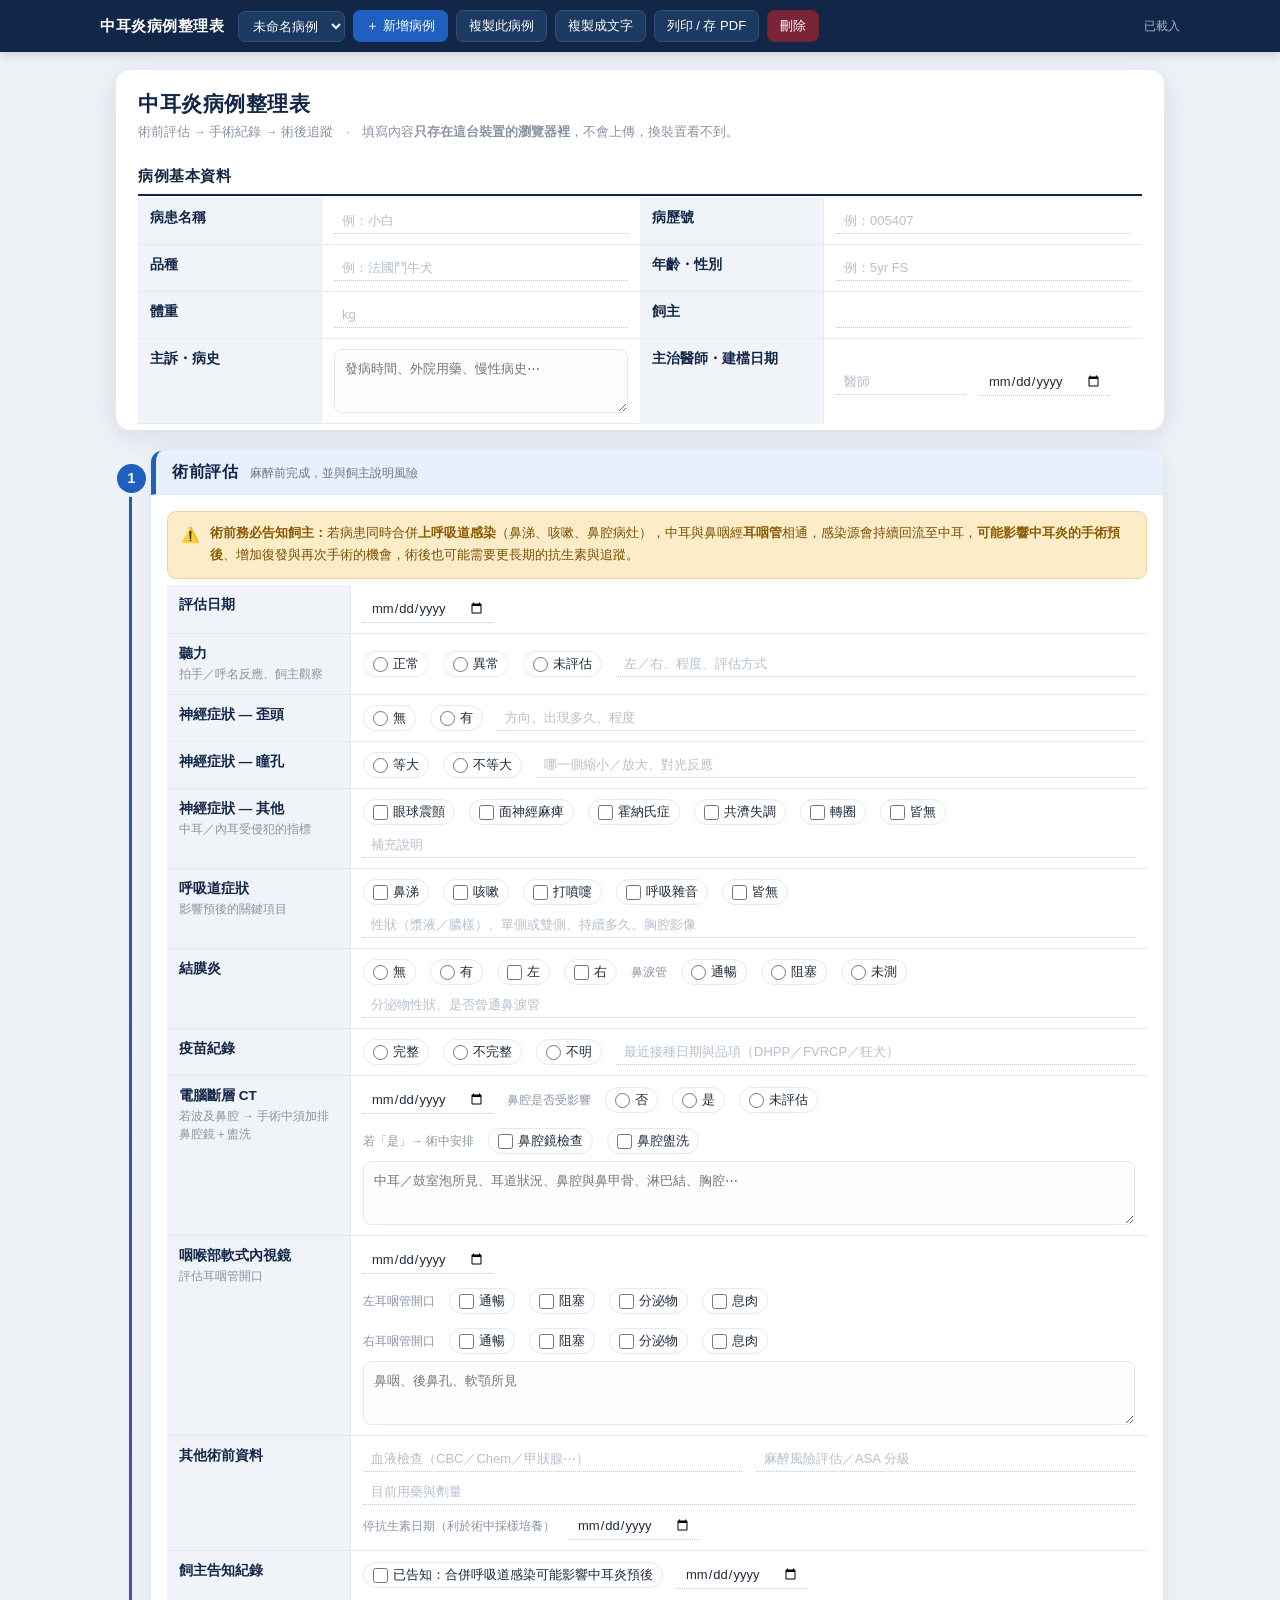
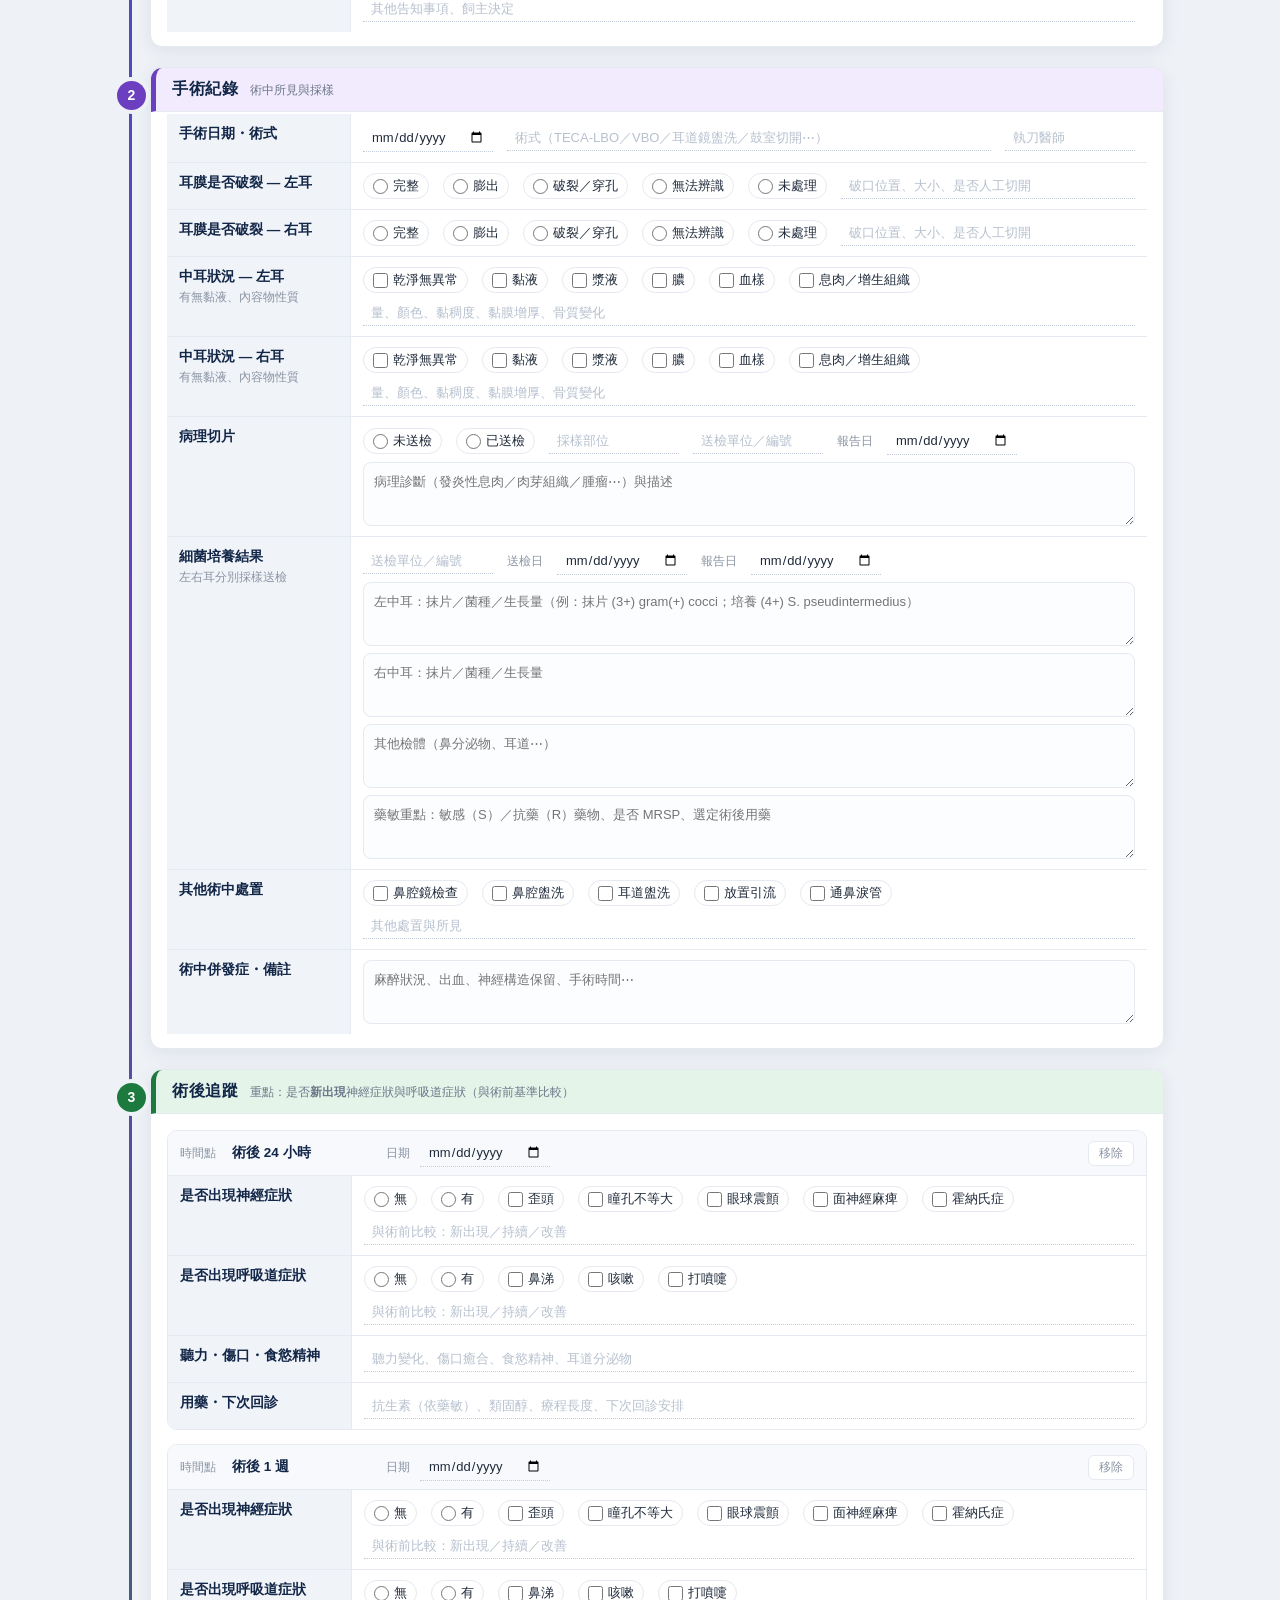
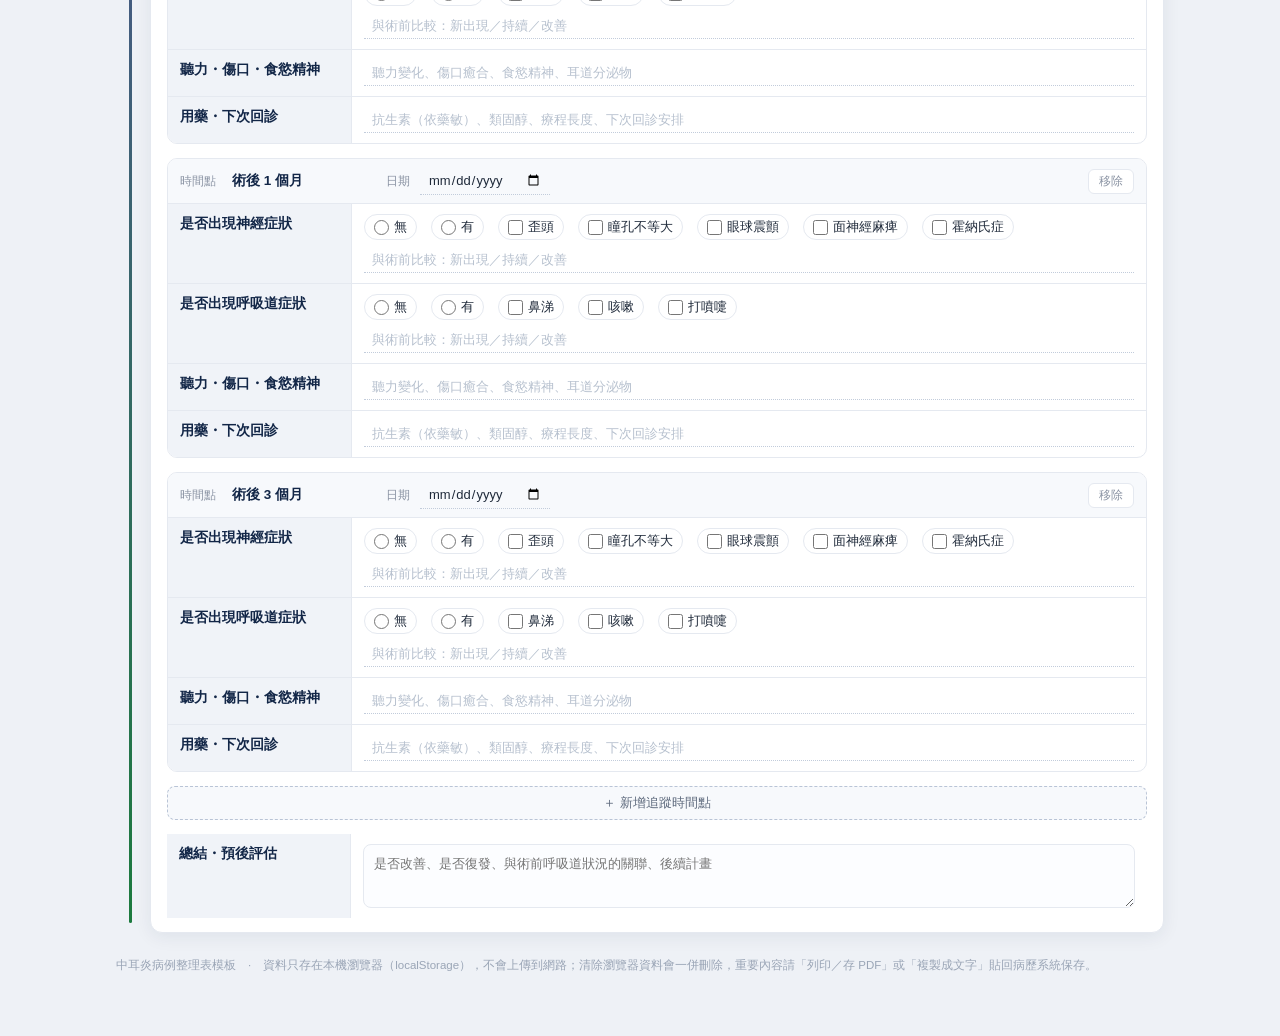
<file: otitis-media-template.html>
<!DOCTYPE html>
<html lang="zh-Hant">
<head>
<meta charset="UTF-8">
<meta name="viewport" content="width=device-width, initial-scale=1.0">
<meta name="robots" content="noindex, nofollow, noarchive">
<title>中耳炎病例整理表（術前・手術・術後）</title>
<style>
  :root{
    --navy:#122647;--line:#e5e9f0;--label-bg:#f0f3f8;--zebra:#f7f9fc;
    --ink:#1f2a3a;--muted:#8a93a3;
    --red-bg:#fde2e4;--red-tx:#b3243b;
    --amber-bg:#fdecc8;--amber-tx:#8a5a00;
    --green-bg:#d7f0dd;--green-tx:#1c7a3e;
    --purple-bg:#ece3fb;--purple-tx:#6b3fc0;
    --blue-bg:#dbeafe;--blue-tx:#1e5fbf;
  }
  *{box-sizing:border-box;}
  body{margin:0;padding:0 0 60px;background:#eef1f6;color:var(--ink);
    font-family:"Noto Sans TC","PingFang TC","Microsoft JhengHei",-apple-system,BlinkMacSystemFont,"Segoe UI",sans-serif;
    -webkit-font-smoothing:antialiased;}
  .wrap{max-width:1080px;margin:0 auto;padding:0 16px;}

  /* 工具列 */
  .bar{position:sticky;top:0;z-index:20;background:var(--navy);color:#fff;
    padding:10px 16px;box-shadow:0 2px 10px rgba(18,38,71,.18);}
  .bar-in{max-width:1080px;margin:0 auto;display:flex;gap:8px;align-items:center;flex-wrap:wrap;}
  .bar .ttl{font-size:15px;font-weight:700;letter-spacing:.5px;margin-right:6px;}
  .bar select{font:inherit;font-size:13px;padding:6px 10px;border-radius:7px;border:1px solid #33507d;
    background:#1d3a63;color:#fff;max-width:230px;}
  .btn{font:inherit;font-size:13px;padding:6px 12px;border-radius:7px;cursor:pointer;
    border:1px solid #33507d;background:#1d3a63;color:#fff;}
  .btn:hover{background:#28497a;}
  .btn.hi{background:#1e5fbf;border-color:#1e5fbf;}
  .btn.hi:hover{background:#2a6fd6;}
  .btn.dg{border-color:#6b2233;background:#7a2438;}
  .saved{font-size:12px;color:#a9b7cf;margin-left:auto;}

  /* 標題 */
  .head{background:#fff;border-radius:14px;margin-top:18px;padding:20px 22px 6px;
    box-shadow:0 6px 28px rgba(18,38,71,.10);}
  .head h1{margin:0 0 4px;font-size:21px;color:var(--navy);letter-spacing:.5px;}
  .head .sub{font-size:12.5px;color:var(--muted);line-height:1.7;margin-bottom:14px;}

  /* 區塊 */
  .sec{margin-top:0;}
  .sec-title{font-size:15px;font-weight:700;color:var(--navy);letter-spacing:.5px;
    padding:10px 0 8px;border-bottom:2px solid var(--navy);margin-bottom:2px;}
  .f-row{display:grid;grid-template-columns:184px 1fr;gap:0;border-bottom:1px solid var(--line);}
  .f-row:last-child{border-bottom:none;}
  .f-lab{background:var(--label-bg);padding:11px 12px;font-size:13.5px;font-weight:700;
    color:var(--navy);border-right:1px solid var(--line);}
  .f-hint{display:block;font-weight:400;color:var(--muted);font-size:11.5px;line-height:1.5;margin-top:3px;}
  .f-val{padding:10px 12px;display:flex;flex-wrap:wrap;gap:7px 14px;align-items:center;}
  .f-val .br{flex-basis:100%;height:0;}
  .grid2{display:grid;grid-template-columns:1fr 1fr;}
  .grid2 .f-row:nth-last-child(2){border-bottom:1px solid var(--line);}

  /* 表單元件 */
  label.ck{display:inline-flex;align-items:center;gap:5px;font-size:13px;cursor:pointer;
    padding:3px 9px;border:1px solid var(--line);border-radius:20px;background:#fff;
    -webkit-user-select:none;user-select:none;}
  label.ck:hover{border-color:#b9c4d6;}
  label.ck input{margin:0;accent-color:#1e5fbf;width:15px;height:15px;}
  label.ck.okck input{accent-color:#1c7a3e;}
  label.ck.warnck input{accent-color:#8a5a00;}
  label.ck.badck input{accent-color:#b3243b;}
  label.ck:has(input:checked){background:var(--blue-bg);border-color:#9dc0f2;color:#154a99;font-weight:600;}
  label.ck.warnck:has(input:checked){background:var(--amber-bg);border-color:#e6c37a;color:var(--amber-tx);}
  label.ck.okck:has(input:checked){background:var(--green-bg);border-color:#a8d9b8;color:var(--green-tx);}
  label.ck.badck:has(input:checked){background:var(--red-bg);border-color:#f0b3bd;color:var(--red-tx);}
  .ti{font:inherit;font-size:13px;padding:5px 8px;border:none;border-bottom:1.5px dotted #c2ccdb;
    background:transparent;color:var(--ink);min-width:120px;flex:1 1 160px;}
  .ti:focus{outline:none;border-bottom:1.5px solid #1e5fbf;background:#f6faff;}
  .ti.w{flex:1 1 100%;}
  .ti.s{flex:0 0 130px;min-width:120px;}
  .ti::placeholder{color:#b6c0ce;}
  textarea.ta{font:inherit;font-size:13px;line-height:1.7;width:100%;min-height:64px;padding:8px 10px;
    border:1px solid var(--line);border-radius:8px;background:#fcfdff;resize:vertical;color:var(--ink);}
  textarea.ta:focus{outline:none;border-color:#1e5fbf;background:#f6faff;}
  .tag{font-size:11.5px;color:var(--muted);}

  /* 時間軸 */
  .rail{position:relative;margin:20px 0 0;padding-left:34px;}
  .rail:before{content:"";position:absolute;left:13px;top:10px;bottom:10px;width:3px;
    background:linear-gradient(#1e5fbf,#6b3fc0 50%,#1c7a3e);border-radius:2px;}
  .stage{position:relative;margin-bottom:20px;border:1px solid var(--line);border-radius:12px;background:#fff;
    box-shadow:0 4px 18px rgba(18,38,71,.07);}
  .stage .node{position:absolute;left:-34px;top:13px;width:29px;height:29px;border-radius:50%;
    color:#fff;font-size:14px;font-weight:700;line-height:29px;text-align:center;box-shadow:0 0 0 4px #eef1f6;}
  .s-pre  .node{background:#1e5fbf;} .s-pre  .stage-hd{background:#e8f0fe;border-left:5px solid #1e5fbf;}
  .s-op   .node{background:#6b3fc0;} .s-op   .stage-hd{background:#f1ebfd;border-left:5px solid #6b3fc0;}
  .s-post .node{background:#1c7a3e;} .s-post .stage-hd{background:#e4f4e9;border-left:5px solid #1c7a3e;}
  .stage-hd{border-radius:11px 11px 0 0;padding:11px 16px;display:flex;align-items:baseline;
    gap:12px;flex-wrap:wrap;border-bottom:1px solid var(--line);}
  .stage-tag{font-size:16px;font-weight:700;color:var(--navy);letter-spacing:.5px;}
  .stage-note{font-size:12px;color:#6b7688;}
  .stage-bd{padding:2px 16px 14px;}

  .warn{display:flex;gap:10px;align-items:flex-start;margin:14px 0 6px;padding:11px 13px;
    background:var(--amber-bg);border:1px solid #f0d59a;border-radius:9px;
    font-size:12.5px;line-height:1.75;color:#7a4f00;}
  .warn .ic{font-size:15px;line-height:1.6;}
  .warn b{color:var(--amber-tx);}

  /* 術後追蹤區塊 */
  .fup{border:1px solid var(--line);border-radius:10px;margin:14px 0;overflow:hidden;}
  .fup-hd{background:var(--zebra);padding:8px 12px;display:flex;align-items:center;gap:10px;
    border-bottom:1px solid var(--line);}
  .fup-hd .tp{font:inherit;font-size:13.5px;font-weight:700;color:var(--navy);border:none;
    background:transparent;padding:3px 6px;border-radius:6px;width:150px;}
  .fup-hd .tp:focus{outline:none;background:#fff;box-shadow:0 0 0 2px #9dc0f2;}
  .fup-hd .rm{margin-left:auto;font-size:12px;padding:3px 10px;border-radius:6px;cursor:pointer;
    border:1px solid var(--line);background:#fff;color:var(--muted);}
  .fup-hd .rm:hover{border-color:#f0b3bd;color:var(--red-tx);}
  .addfup{font:inherit;font-size:13px;padding:7px 14px;border-radius:8px;cursor:pointer;
    border:1px dashed #b9c4d6;background:#f7f9fc;color:#5f6b7e;width:100%;}
  .addfup:hover{border-color:#1e5fbf;color:#1e5fbf;}

  .foot{max-width:1080px;margin:22px auto 0;padding:0 16px;font-size:11.5px;color:#9aa5b6;line-height:1.8;}

  @media (max-width:720px){
    .f-row{grid-template-columns:1fr;}
    .f-lab{border-right:none;border-bottom:1px solid var(--line);}
    .grid2{grid-template-columns:1fr;}
  }

  /* 列印 */
  @media print{
    body{background:#fff;padding:0;}
    .bar,.addfup,.fup-hd .rm,.noprint{display:none !important;}
    .head,.stage{box-shadow:none;}
    .wrap{max-width:none;padding:0;}
    .stage{break-inside:avoid;page-break-inside:avoid;}
    .fup{break-inside:avoid;page-break-inside:avoid;}
    .ti{border-bottom:1px solid #c2ccdb;}
    *{-webkit-print-color-adjust:exact;print-color-adjust:exact;}
  }
</style>
</head>
<body>

<div class="bar">
  <div class="bar-in">
    <span class="ttl">中耳炎病例整理表</span>
    <select id="caseSel" title="切換病例"></select>
    <button class="btn hi" id="btnNew">＋ 新增病例</button>
    <button class="btn" id="btnDup">複製此病例</button>
    <button class="btn" id="btnTxt">複製成文字</button>
    <button class="btn" id="btnPrint">列印 / 存 PDF</button>
    <button class="btn dg" id="btnDel">刪除</button>
    <span class="saved" id="saved">—</span>
  </div>
</div>

<div class="wrap">

  <div class="head">
    <h1>中耳炎病例整理表</h1>
    <div class="sub">術前評估 → 手術紀錄 → 術後追蹤　·　填寫內容<b>只存在這台裝置的瀏覽器裡</b>，不會上傳，換裝置看不到。</div>
    <div class="sec">
      <div class="sec-title">病例基本資料</div>
      <div class="grid2">
        <div class="f-row"><div class="f-lab">病患名稱</div><div class="f-val"><input class="ti" data-f="base.name" placeholder="例：小白"></div></div>
        <div class="f-row"><div class="f-lab">病歷號</div><div class="f-val"><input class="ti" data-f="base.no" placeholder="例：005407"></div></div>
        <div class="f-row"><div class="f-lab">品種</div><div class="f-val"><input class="ti" data-f="base.breed" placeholder="例：法國鬥牛犬"></div></div>
        <div class="f-row"><div class="f-lab">年齡・性別</div><div class="f-val"><input class="ti" data-f="base.agesex" placeholder="例：5yr FS"></div></div>
        <div class="f-row"><div class="f-lab">體重</div><div class="f-val"><input class="ti" data-f="base.bw" placeholder="kg"></div></div>
        <div class="f-row"><div class="f-lab">飼主</div><div class="f-val"><input class="ti" data-f="base.owner"></div></div>
        <div class="f-row"><div class="f-lab">主訴・病史</div><div class="f-val"><textarea class="ta" data-f="base.cc" placeholder="發病時間、外院用藥、慢性病史⋯"></textarea></div></div>
        <div class="f-row"><div class="f-lab">主治醫師・建檔日期</div><div class="f-val"><input class="ti s" data-f="base.vet" placeholder="醫師"><input class="ti s" type="date" data-f="base.date"></div></div>
      </div>
    </div>
  </div>

  <div class="rail">

    <!-- ① 術前評估 -->
    <section class="stage s-pre">
      <div class="node">1</div>
      <div class="stage-hd">
        <span class="stage-tag">術前評估</span>
        <span class="stage-note">麻醉前完成，並與飼主說明風險</span>
      </div>
      <div class="stage-bd">
        <div class="warn"><span class="ic">⚠️</span><div><b>術前務必告知飼主：</b>若病患同時合併<b>上呼吸道感染</b>（鼻涕、咳嗽、鼻腔病灶），中耳與鼻咽經<b>耳咽管</b>相通，感染源會持續回流至中耳，<b>可能影響中耳炎的手術預後</b>、增加復發與再次手術的機會，術後也可能需要更長期的抗生素與追蹤。</div></div>
        <div class="sec">
          <div class="f-row">
            <div class="f-lab">評估日期</div>
            <div class="f-val"><input class="ti s" type="date" data-f="pre.date"></div>
          </div>
          <div class="f-row">
            <div class="f-lab">聽力<span class="f-hint">拍手／呼名反應、飼主觀察</span></div>
            <div class="f-val">
              <label class="ck okck"><input type="radio" data-f="pre.hear" value="正常"><span>正常</span></label>
              <label class="ck badck"><input type="radio" data-f="pre.hear" value="異常"><span>異常</span></label>
              <label class="ck"><input type="radio" data-f="pre.hear" value="未評估"><span>未評估</span></label>
              <input class="ti" data-f="pre.hear.note" placeholder="左／右、程度、評估方式">
            </div>
          </div>
          <div class="f-row">
            <div class="f-lab">神經症狀 — 歪頭</div>
            <div class="f-val">
              <label class="ck okck"><input type="radio" data-f="pre.tilt" value="無"><span>無</span></label>
              <label class="ck badck"><input type="radio" data-f="pre.tilt" value="有"><span>有</span></label>
              <input class="ti" data-f="pre.tilt.note" placeholder="方向、出現多久、程度">
            </div>
          </div>
          <div class="f-row">
            <div class="f-lab">神經症狀 — 瞳孔</div>
            <div class="f-val">
              <label class="ck okck"><input type="radio" data-f="pre.pupil" value="等大"><span>等大</span></label>
              <label class="ck badck"><input type="radio" data-f="pre.pupil" value="不等大"><span>不等大</span></label>
              <input class="ti" data-f="pre.pupil.note" placeholder="哪一側縮小／放大、對光反應">
            </div>
          </div>
          <div class="f-row">
            <div class="f-lab">神經症狀 — 其他<span class="f-hint">中耳／內耳受侵犯的指標</span></div>
            <div class="f-val">
              <label class="ck badck"><input type="checkbox" data-f="pre.n.nystag"><span>眼球震顫</span></label>
              <label class="ck badck"><input type="checkbox" data-f="pre.n.facial"><span>面神經麻痺</span></label>
              <label class="ck badck"><input type="checkbox" data-f="pre.n.horner"><span>霍納氏症</span></label>
              <label class="ck badck"><input type="checkbox" data-f="pre.n.ataxia"><span>共濟失調</span></label>
              <label class="ck badck"><input type="checkbox" data-f="pre.n.circle"><span>轉圈</span></label>
              <label class="ck okck"><input type="checkbox" data-f="pre.n.none"><span>皆無</span></label>
              <input class="ti w" data-f="pre.n.note" placeholder="補充說明">
            </div>
          </div>
          <div class="f-row">
            <div class="f-lab">呼吸道症狀<span class="f-hint">影響預後的關鍵項目</span></div>
            <div class="f-val">
              <label class="ck badck"><input type="checkbox" data-f="pre.r.nasal"><span>鼻涕</span></label>
              <label class="ck badck"><input type="checkbox" data-f="pre.r.cough"><span>咳嗽</span></label>
              <label class="ck badck"><input type="checkbox" data-f="pre.r.sneeze"><span>打噴嚏</span></label>
              <label class="ck badck"><input type="checkbox" data-f="pre.r.stertor"><span>呼吸雜音</span></label>
              <label class="ck okck"><input type="checkbox" data-f="pre.r.none"><span>皆無</span></label>
              <input class="ti w" data-f="pre.r.note" placeholder="性狀（漿液／膿樣）、單側或雙側、持續多久、胸腔影像">
            </div>
          </div>
          <div class="f-row">
            <div class="f-lab">結膜炎</div>
            <div class="f-val">
              <label class="ck okck"><input type="radio" data-f="pre.conj" value="無"><span>無</span></label>
              <label class="ck badck"><input type="radio" data-f="pre.conj" value="有"><span>有</span></label>
              <label class="ck"><input type="checkbox" data-f="pre.conj.L"><span>左</span></label>
              <label class="ck"><input type="checkbox" data-f="pre.conj.R"><span>右</span></label>
              <span class="tag">鼻淚管</span>
              <label class="ck okck"><input type="radio" data-f="pre.nld" value="通暢"><span>通暢</span></label>
              <label class="ck badck"><input type="radio" data-f="pre.nld" value="阻塞"><span>阻塞</span></label>
              <label class="ck"><input type="radio" data-f="pre.nld" value="未測"><span>未測</span></label>
              <input class="ti w" data-f="pre.conj.note" placeholder="分泌物性狀、是否曾通鼻淚管">
            </div>
          </div>
          <div class="f-row">
            <div class="f-lab">疫苗紀錄</div>
            <div class="f-val">
              <label class="ck okck"><input type="radio" data-f="pre.vac" value="完整"><span>完整</span></label>
              <label class="ck warnck"><input type="radio" data-f="pre.vac" value="不完整"><span>不完整</span></label>
              <label class="ck"><input type="radio" data-f="pre.vac" value="不明"><span>不明</span></label>
              <input class="ti" data-f="pre.vac.note" placeholder="最近接種日期與品項（DHPP／FVRCP／狂犬）">
            </div>
          </div>
          <div class="f-row">
            <div class="f-lab">電腦斷層 CT<span class="f-hint">若波及鼻腔 → 手術中須加排鼻腔鏡＋盥洗</span></div>
            <div class="f-val">
              <input class="ti s" type="date" data-f="pre.ct.date">
              <span class="tag">鼻腔是否受影響</span>
              <label class="ck okck"><input type="radio" data-f="pre.ct.nasal" value="否"><span>否</span></label>
              <label class="ck badck"><input type="radio" data-f="pre.ct.nasal" value="是"><span>是</span></label>
              <label class="ck"><input type="radio" data-f="pre.ct.nasal" value="未評估"><span>未評估</span></label>
              <div class="br"></div>
              <span class="tag">若「是」→ 術中安排</span>
              <label class="ck warnck"><input type="checkbox" data-f="pre.ct.scope"><span>鼻腔鏡檢查</span></label>
              <label class="ck warnck"><input type="checkbox" data-f="pre.ct.lavage"><span>鼻腔盥洗</span></label>
              <textarea class="ta" data-f="pre.ct.note" placeholder="中耳／鼓室泡所見、耳道狀況、鼻腔與鼻甲骨、淋巴結、胸腔⋯"></textarea>
            </div>
          </div>
          <div class="f-row">
            <div class="f-lab">咽喉部軟式內視鏡<span class="f-hint">評估耳咽管開口</span></div>
            <div class="f-val">
              <input class="ti s" type="date" data-f="pre.scope.date">
              <div class="br"></div>
              <span class="tag">左耳咽管開口</span>
              <label class="ck okck"><input type="checkbox" data-f="pre.et.L.open"><span>通暢</span></label>
              <label class="ck badck"><input type="checkbox" data-f="pre.et.L.block"><span>阻塞</span></label>
              <label class="ck warnck"><input type="checkbox" data-f="pre.et.L.dis"><span>分泌物</span></label>
              <label class="ck badck"><input type="checkbox" data-f="pre.et.L.polyp"><span>息肉</span></label>
              <div class="br"></div>
              <span class="tag">右耳咽管開口</span>
              <label class="ck okck"><input type="checkbox" data-f="pre.et.R.open"><span>通暢</span></label>
              <label class="ck badck"><input type="checkbox" data-f="pre.et.R.block"><span>阻塞</span></label>
              <label class="ck warnck"><input type="checkbox" data-f="pre.et.R.dis"><span>分泌物</span></label>
              <label class="ck badck"><input type="checkbox" data-f="pre.et.R.polyp"><span>息肉</span></label>
              <textarea class="ta" data-f="pre.scope.note" placeholder="鼻咽、後鼻孔、軟顎所見"></textarea>
            </div>
          </div>
          <div class="f-row">
            <div class="f-lab">其他術前資料</div>
            <div class="f-val">
              <input class="ti" data-f="pre.blood" placeholder="血液檢查（CBC／Chem／甲狀腺⋯）">
              <input class="ti" data-f="pre.anes" placeholder="麻醉風險評估／ASA 分級">
              <input class="ti w" data-f="pre.med" placeholder="目前用藥與劑量">
              <span class="tag">停抗生素日期（利於術中採樣培養）</span>
              <input class="ti s" type="date" data-f="pre.abxstop">
            </div>
          </div>
          <div class="f-row">
            <div class="f-lab">飼主告知紀錄</div>
            <div class="f-val">
              <label class="ck warnck"><input type="checkbox" data-f="pre.inform"><span>已告知：合併呼吸道感染可能影響中耳炎預後</span></label>
              <input class="ti s" type="date" data-f="pre.inform.date">
              <input class="ti w" data-f="pre.inform.note" placeholder="其他告知事項、飼主決定">
            </div>
          </div>
        </div>
      </div>
    </section>

    <!-- ② 手術紀錄 -->
    <section class="stage s-op">
      <div class="node">2</div>
      <div class="stage-hd">
        <span class="stage-tag">手術紀錄</span>
        <span class="stage-note">術中所見與採樣</span>
      </div>
      <div class="stage-bd">
        <div class="sec">
          <div class="f-row">
            <div class="f-lab">手術日期・術式</div>
            <div class="f-val">
              <input class="ti s" type="date" data-f="op.date">
              <input class="ti" data-f="op.proc" placeholder="術式（TECA-LBO／VBO／耳道鏡盥洗／鼓室切開⋯）">
              <input class="ti s" data-f="op.surgeon" placeholder="執刀醫師">
            </div>
          </div>
          <div class="f-row">
            <div class="f-lab">耳膜是否破裂 — 左耳</div>
            <div class="f-val">
              <label class="ck okck"><input type="radio" data-f="op.tm.L" value="完整"><span>完整</span></label>
              <label class="ck warnck"><input type="radio" data-f="op.tm.L" value="膨出"><span>膨出</span></label>
              <label class="ck badck"><input type="radio" data-f="op.tm.L" value="破裂／穿孔"><span>破裂／穿孔</span></label>
              <label class="ck"><input type="radio" data-f="op.tm.L" value="無法辨識"><span>無法辨識</span></label>
              <label class="ck"><input type="radio" data-f="op.tm.L" value="未處理"><span>未處理</span></label>
              <input class="ti" data-f="op.tm.L.note" placeholder="破口位置、大小、是否人工切開">
            </div>
          </div>
          <div class="f-row">
            <div class="f-lab">耳膜是否破裂 — 右耳</div>
            <div class="f-val">
              <label class="ck okck"><input type="radio" data-f="op.tm.R" value="完整"><span>完整</span></label>
              <label class="ck warnck"><input type="radio" data-f="op.tm.R" value="膨出"><span>膨出</span></label>
              <label class="ck badck"><input type="radio" data-f="op.tm.R" value="破裂／穿孔"><span>破裂／穿孔</span></label>
              <label class="ck"><input type="radio" data-f="op.tm.R" value="無法辨識"><span>無法辨識</span></label>
              <label class="ck"><input type="radio" data-f="op.tm.R" value="未處理"><span>未處理</span></label>
              <input class="ti" data-f="op.tm.R.note" placeholder="破口位置、大小、是否人工切開">
            </div>
          </div>
          <div class="f-row">
            <div class="f-lab">中耳狀況 — 左耳<span class="f-hint">有無黏液、內容物性質</span></div>
            <div class="f-val">
              <label class="ck okck"><input type="checkbox" data-f="op.m.L.clean"><span>乾淨無異常</span></label>
              <label class="ck warnck"><input type="checkbox" data-f="op.m.L.mucus"><span>黏液</span></label>
              <label class="ck warnck"><input type="checkbox" data-f="op.m.L.fluid"><span>漿液</span></label>
              <label class="ck badck"><input type="checkbox" data-f="op.m.L.pus"><span>膿</span></label>
              <label class="ck badck"><input type="checkbox" data-f="op.m.L.blood"><span>血樣</span></label>
              <label class="ck badck"><input type="checkbox" data-f="op.m.L.polyp"><span>息肉／增生組織</span></label>
              <input class="ti w" data-f="op.m.L.note" placeholder="量、顏色、黏稠度、黏膜增厚、骨質變化">
            </div>
          </div>
          <div class="f-row">
            <div class="f-lab">中耳狀況 — 右耳<span class="f-hint">有無黏液、內容物性質</span></div>
            <div class="f-val">
              <label class="ck okck"><input type="checkbox" data-f="op.m.R.clean"><span>乾淨無異常</span></label>
              <label class="ck warnck"><input type="checkbox" data-f="op.m.R.mucus"><span>黏液</span></label>
              <label class="ck warnck"><input type="checkbox" data-f="op.m.R.fluid"><span>漿液</span></label>
              <label class="ck badck"><input type="checkbox" data-f="op.m.R.pus"><span>膿</span></label>
              <label class="ck badck"><input type="checkbox" data-f="op.m.R.blood"><span>血樣</span></label>
              <label class="ck badck"><input type="checkbox" data-f="op.m.R.polyp"><span>息肉／增生組織</span></label>
              <input class="ti w" data-f="op.m.R.note" placeholder="量、顏色、黏稠度、黏膜增厚、骨質變化">
            </div>
          </div>
          <div class="f-row">
            <div class="f-lab">病理切片</div>
            <div class="f-val">
              <label class="ck"><input type="radio" data-f="op.path" value="未送檢"><span>未送檢</span></label>
              <label class="ck okck"><input type="radio" data-f="op.path" value="已送檢"><span>已送檢</span></label>
              <input class="ti s" data-f="op.path.site" placeholder="採樣部位">
              <input class="ti s" data-f="op.path.lab" placeholder="送檢單位／編號">
              <span class="tag">報告日</span><input class="ti s" type="date" data-f="op.path.rdate">
              <textarea class="ta" data-f="op.path.result" placeholder="病理診斷（發炎性息肉／肉芽組織／腫瘤⋯）與描述"></textarea>
            </div>
          </div>
          <div class="f-row">
            <div class="f-lab">細菌培養結果<span class="f-hint">左右耳分別採樣送檢</span></div>
            <div class="f-val">
              <input class="ti s" data-f="op.cx.lab" placeholder="送檢單位／編號">
              <span class="tag">送檢日</span><input class="ti s" type="date" data-f="op.cx.date">
              <span class="tag">報告日</span><input class="ti s" type="date" data-f="op.cx.rdate">
              <textarea class="ta" data-f="op.cx.L" placeholder="左中耳：抹片／菌種／生長量（例：抹片 (3+) gram(+) cocci；培養 (4+) S. pseudintermedius）"></textarea>
              <textarea class="ta" data-f="op.cx.R" placeholder="右中耳：抹片／菌種／生長量"></textarea>
              <textarea class="ta" data-f="op.cx.other" placeholder="其他檢體（鼻分泌物、耳道⋯）"></textarea>
              <textarea class="ta" data-f="op.cx.abx" placeholder="藥敏重點：敏感（S）／抗藥（R）藥物、是否 MRSP、選定術後用藥"></textarea>
            </div>
          </div>
          <div class="f-row">
            <div class="f-lab">其他術中處置</div>
            <div class="f-val">
              <label class="ck"><input type="checkbox" data-f="op.x.nscope"><span>鼻腔鏡檢查</span></label>
              <label class="ck"><input type="checkbox" data-f="op.x.nlav"><span>鼻腔盥洗</span></label>
              <label class="ck"><input type="checkbox" data-f="op.x.elav"><span>耳道盥洗</span></label>
              <label class="ck"><input type="checkbox" data-f="op.x.drain"><span>放置引流</span></label>
              <label class="ck"><input type="checkbox" data-f="op.x.nld"><span>通鼻淚管</span></label>
              <input class="ti w" data-f="op.x.note" placeholder="其他處置與所見">
            </div>
          </div>
          <div class="f-row">
            <div class="f-lab">術中併發症・備註</div>
            <div class="f-val"><textarea class="ta" data-f="op.note" placeholder="麻醉狀況、出血、神經構造保留、手術時間⋯"></textarea></div>
          </div>
        </div>
      </div>
    </section>

    <!-- ③ 術後追蹤 -->
    <section class="stage s-post">
      <div class="node">3</div>
      <div class="stage-hd">
        <span class="stage-tag">術後追蹤</span>
        <span class="stage-note">重點：是否<b>新出現</b>神經症狀與呼吸道症狀（與術前基準比較）</span>
      </div>
      <div class="stage-bd">
        <div id="fups"></div>
        <button class="addfup noprint" id="btnAddFup">＋ 新增追蹤時間點</button>
        <div class="sec" style="margin-top:14px;">
          <div class="f-row">
            <div class="f-lab">總結・預後評估</div>
            <div class="f-val"><textarea class="ta" data-f="post.summary" placeholder="是否改善、是否復發、與術前呼吸道狀況的關聯、後續計畫"></textarea></div>
          </div>
        </div>
      </div>
    </section>

  </div>
</div>

<div class="foot">
  中耳炎病例整理表模板　·　資料只存在本機瀏覽器（localStorage），不會上傳到網路；清除瀏覽器資料會一併刪除，重要內容請「列印／存 PDF」或「複製成文字」貼回病歷系統保存。
</div>

<template id="fupTpl">
  <div class="fup" data-i="__i__">
    <div class="fup-hd">
      <span class="tag">時間點</span>
      <input class="tp" data-f="post.__i__.label" placeholder="例：術後 1 週">
      <span class="tag">日期</span>
      <input class="ti s" type="date" data-f="post.__i__.date">
      <button class="rm noprint" type="button">移除</button>
    </div>
    <div class="sec">
      <div class="f-row">
        <div class="f-lab">是否出現神經症狀</div>
        <div class="f-val">
          <label class="ck okck"><input type="radio" data-f="post.__i__.neuro" value="無"><span>無</span></label>
          <label class="ck badck"><input type="radio" data-f="post.__i__.neuro" value="有"><span>有</span></label>
          <label class="ck badck"><input type="checkbox" data-f="post.__i__.n.tilt"><span>歪頭</span></label>
          <label class="ck badck"><input type="checkbox" data-f="post.__i__.n.pupil"><span>瞳孔不等大</span></label>
          <label class="ck badck"><input type="checkbox" data-f="post.__i__.n.nystag"><span>眼球震顫</span></label>
          <label class="ck badck"><input type="checkbox" data-f="post.__i__.n.facial"><span>面神經麻痺</span></label>
          <label class="ck badck"><input type="checkbox" data-f="post.__i__.n.horner"><span>霍納氏症</span></label>
          <input class="ti w" data-f="post.__i__.n.note" placeholder="與術前比較：新出現／持續／改善">
        </div>
      </div>
      <div class="f-row">
        <div class="f-lab">是否出現呼吸道症狀</div>
        <div class="f-val">
          <label class="ck okck"><input type="radio" data-f="post.__i__.resp" value="無"><span>無</span></label>
          <label class="ck badck"><input type="radio" data-f="post.__i__.resp" value="有"><span>有</span></label>
          <label class="ck badck"><input type="checkbox" data-f="post.__i__.r.nasal"><span>鼻涕</span></label>
          <label class="ck badck"><input type="checkbox" data-f="post.__i__.r.cough"><span>咳嗽</span></label>
          <label class="ck badck"><input type="checkbox" data-f="post.__i__.r.sneeze"><span>打噴嚏</span></label>
          <input class="ti w" data-f="post.__i__.r.note" placeholder="與術前比較：新出現／持續／改善">
        </div>
      </div>
      <div class="f-row">
        <div class="f-lab">聽力・傷口・食慾精神</div>
        <div class="f-val"><input class="ti w" data-f="post.__i__.other" placeholder="聽力變化、傷口癒合、食慾精神、耳道分泌物"></div>
      </div>
      <div class="f-row">
        <div class="f-lab">用藥・下次回診</div>
        <div class="f-val"><input class="ti w" data-f="post.__i__.med" placeholder="抗生素（依藥敏）、類固醇、療程長度、下次回診安排"></div>
      </div>
    </div>
  </div>
</template>

<script>
(function(){
  "use strict";
  var KEY="otm_cases_v1", CUR="otm_current_v1";
  var DEFAULT_TP=["術後 24 小時","術後 1 週","術後 1 個月","術後 3 個月"];
  var fups=document.getElementById("fups"), tpl=document.getElementById("fupTpl");
  var sel=document.getElementById("caseSel"), savedEl=document.getElementById("saved");
  var db, cur, nextI=1, loading=false, timer=null;

  function readDB(){ try{ return JSON.parse(localStorage.getItem(KEY))||{}; }catch(e){ return {}; } }
  function writeDB(){ localStorage.setItem(KEY, JSON.stringify(db)); }

  /* ---- 追蹤時間點區塊 ---- */
  function addFup(label, i){
    var idx = (i==null) ? nextI++ : i;
    if(idx>=nextI) nextI=idx+1;
    var html=tpl.innerHTML.replace(/__i__/g,idx);
    var d=document.createElement("div"); d.innerHTML=html.trim();
    var node=d.firstChild;
    fups.appendChild(node);
    node.querySelector(".rm").addEventListener("click",function(){
      if(!confirm("移除這個追蹤時間點？")) return;
      node.remove(); save();
    });
    var lab=node.querySelector(".tp");
    if(label) lab.value=label;
    nameRadios(node);
    return node;
  }
  function nameRadios(root){
    root.querySelectorAll('input[type=radio][data-f]').forEach(function(r){ r.name=r.dataset.f; });
  }

  /* ---- 讀寫表單 ---- */
  function readForm(){
    var o={};
    document.querySelectorAll("[data-f]").forEach(function(el){
      var k=el.dataset.f;
      if(el.type==="radio"){ if(el.checked) o[k]=el.value; }
      else if(el.type==="checkbox"){ if(el.checked) o[k]=true; }
      else if(el.value!=="") o[k]=el.value;
    });
    return o;
  }
  function writeForm(data){
    document.querySelectorAll("[data-f]").forEach(function(el){
      var v=data[el.dataset.f];
      if(el.type==="radio") el.checked=(v===el.value);
      else if(el.type==="checkbox") el.checked=!!v;
      else el.value=(v==null?"":v);
    });
  }

  /* ---- 病例管理 ---- */
  function caseTitle(c){
    var d=c.data||{};
    var n=(d["base.name"]||"").trim(), no=(d["base.no"]||"").trim();
    var t=n||"未命名病例";
    if(no) t+=" ("+no+")";
    return t;
  }
  function renderList(){
    sel.innerHTML="";
    var ids=Object.keys(db).sort(function(a,b){ return (db[a].created||0)-(db[b].created||0); });
    ids.forEach(function(id){
      var op=document.createElement("option");
      op.value=id; op.textContent=caseTitle(db[id]);
      if(id===cur) op.selected=true;
      sel.appendChild(op);
    });
  }
  function loadCase(id){
    loading=true;
    cur=id; localStorage.setItem(CUR,id);
    var c=db[id]||{data:{}};
    fups.innerHTML=""; nextI=1;
    var idxs=[];
    Object.keys(c.data||{}).forEach(function(k){
      var m=/^post\.(\d+)\./.exec(k);
      if(m && idxs.indexOf(+m[1])<0) idxs.push(+m[1]);
    });
    var data=c.data||{};
    if(idxs.length){ idxs.sort(function(a,b){return a-b;}).forEach(function(i){ addFup(null,i); }); }
    else { DEFAULT_TP.forEach(function(t,n){ addFup(null,n+1); data["post."+(n+1)+".label"]=t; }); }
    writeForm(data);
    renderList();
    loading=false;
    mark("已載入");
  }
  function newCase(data){
    var id="c"+Date.now()+Math.floor(Math.random()*1000);
    db[id]={created:Date.now(), data:data||{}};
    writeDB(); loadCase(id);
  }

  /* ---- 存檔 ---- */
  function mark(t){ savedEl.textContent=t; }
  function save(){
    if(loading||!cur) return;
    if(!db[cur]) db[cur]={created:Date.now(),data:{}};
    db[cur].data=readForm();
    writeDB();
    renderList();
    var d=new Date();
    mark("已自動存檔 "+String(d.getHours()).padStart(2,"0")+":"+String(d.getMinutes()).padStart(2,"0"));
  }
  function queueSave(){ clearTimeout(timer); mark("儲存中⋯"); timer=setTimeout(save,400); }
  document.addEventListener("input",function(e){ if(e.target.dataset&&e.target.dataset.f) queueSave(); });
  document.addEventListener("change",function(e){ if(e.target.dataset&&e.target.dataset.f) queueSave(); });

  /* ---- 匯出文字 ---- */
  function rowText(row){
    var lab=row.querySelector(".f-lab").cloneNode(true);
    var h=lab.querySelector(".f-hint"); if(h) h.remove();
    var parts=[];
    row.querySelectorAll(".f-val input, .f-val textarea").forEach(function(el){
      if(el.type==="radio"){ if(el.checked) parts.push(el.value); }
      else if(el.type==="checkbox"){ if(el.checked) parts.push(el.closest("label").textContent.trim()); }
      else if(el.value.trim()!=="") parts.push(el.value.trim());
    });
    return "　" + lab.textContent.trim() + "：" + (parts.length?parts.join("・"):"—");
  }
  function toText(){
    var L=[], t=caseTitle(db[cur]||{data:{}});
    L.push("中耳炎病例整理表　"+t); L.push("");
    document.querySelectorAll(".head .sec").forEach(function(s){
      L.push("【病例基本資料】");
      s.querySelectorAll(".f-row").forEach(function(r){ L.push(rowText(r)); });
      L.push("");
    });
    document.querySelectorAll(".stage").forEach(function(st){
      L.push("【"+st.querySelector(".stage-tag").textContent.trim()+"】");
      st.querySelectorAll(".fup").forEach(function(f){
        var lb=f.querySelector(".tp").value||"追蹤";
        var dt=f.querySelector('input[type=date]').value;
        L.push("・"+lb+(dt?"（"+dt+"）":""));
        f.querySelectorAll(".f-row").forEach(function(r){ L.push(rowText(r)); });
      });
      st.querySelectorAll(".stage-bd > .sec > .f-row").forEach(function(r){ L.push(rowText(r)); });
      L.push("");
    });
    return L.join("\n");
  }

  /* ---- 按鈕 ---- */
  document.getElementById("btnAddFup").addEventListener("click",function(){ addFup("追蹤"); save(); });
  sel.addEventListener("change",function(){ loadCase(sel.value); });
  document.getElementById("btnNew").addEventListener("click",function(){ newCase(); });
  document.getElementById("btnDup").addEventListener("click",function(){
    var d=JSON.parse(JSON.stringify(readForm()));
    d["base.name"]=(d["base.name"]||"")+"（複本）";
    newCase(d);
  });
  document.getElementById("btnDel").addEventListener("click",function(){
    if(!cur) return;
    if(!confirm("確定刪除「"+caseTitle(db[cur])+"」？此動作無法復原。")) return;
    delete db[cur]; writeDB();
    var ids=Object.keys(db);
    if(ids.length) loadCase(ids[0]); else newCase();
  });
  document.getElementById("btnPrint").addEventListener("click",function(){ window.print(); });
  document.getElementById("btnTxt").addEventListener("click",function(){
    var t=toText();
    function done(){ mark("已複製到剪貼簿"); setTimeout(function(){ mark("已自動存檔"); },2500); }
    if(navigator.clipboard&&navigator.clipboard.writeText){
      navigator.clipboard.writeText(t).then(done,function(){ fallback(t); });
    } else fallback(t);
    function fallback(txt){
      var ta=document.createElement("textarea");
      ta.value=txt; ta.style.position="fixed"; ta.style.opacity="0";
      document.body.appendChild(ta); ta.select();
      try{ document.execCommand("copy"); done(); }catch(e){ prompt("複製以下內容：",txt); }
      ta.remove();
    }
  });

  /* ---- 啟動 ---- */
  nameRadios(document);
  db=readDB();
  var last=localStorage.getItem(CUR);
  var ids=Object.keys(db);
  if(ids.length) loadCase(db[last]?last:ids[0]);
  else newCase();
})();
</script>
</body>
</html>
</file>
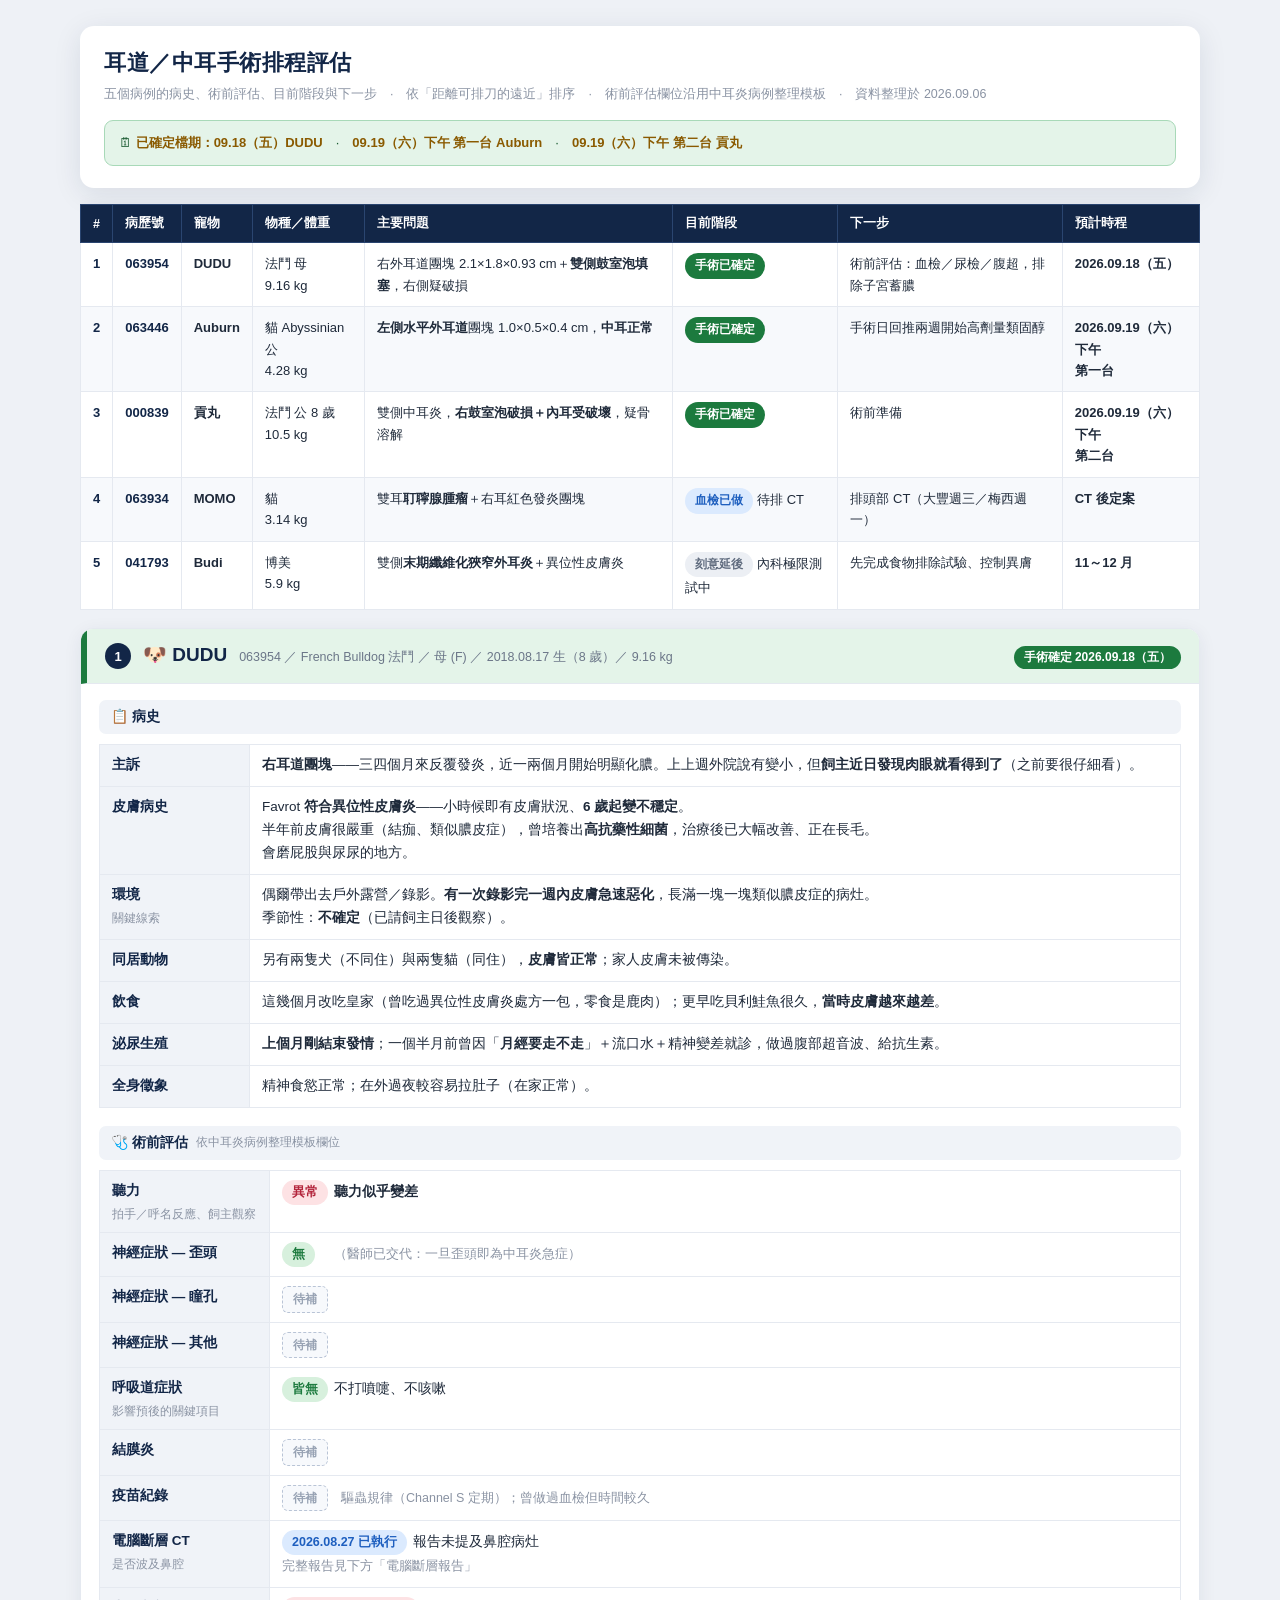
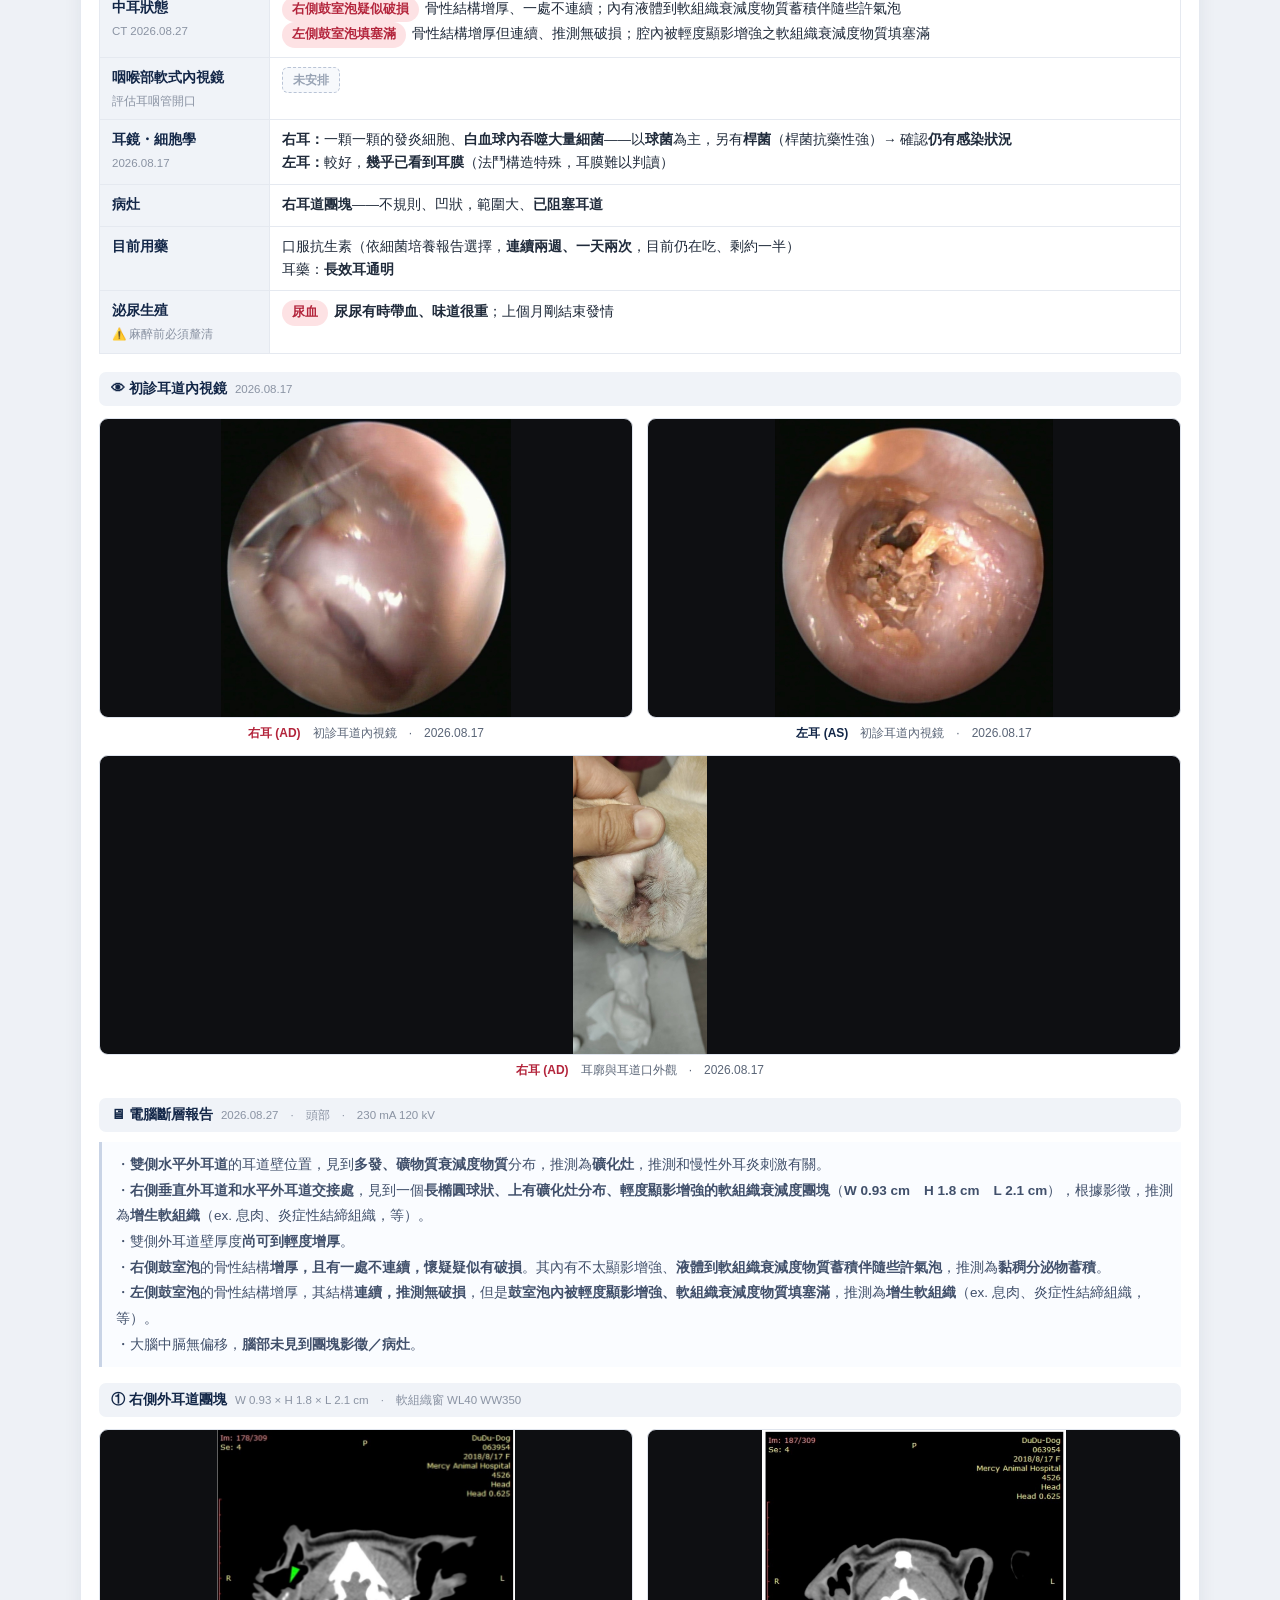
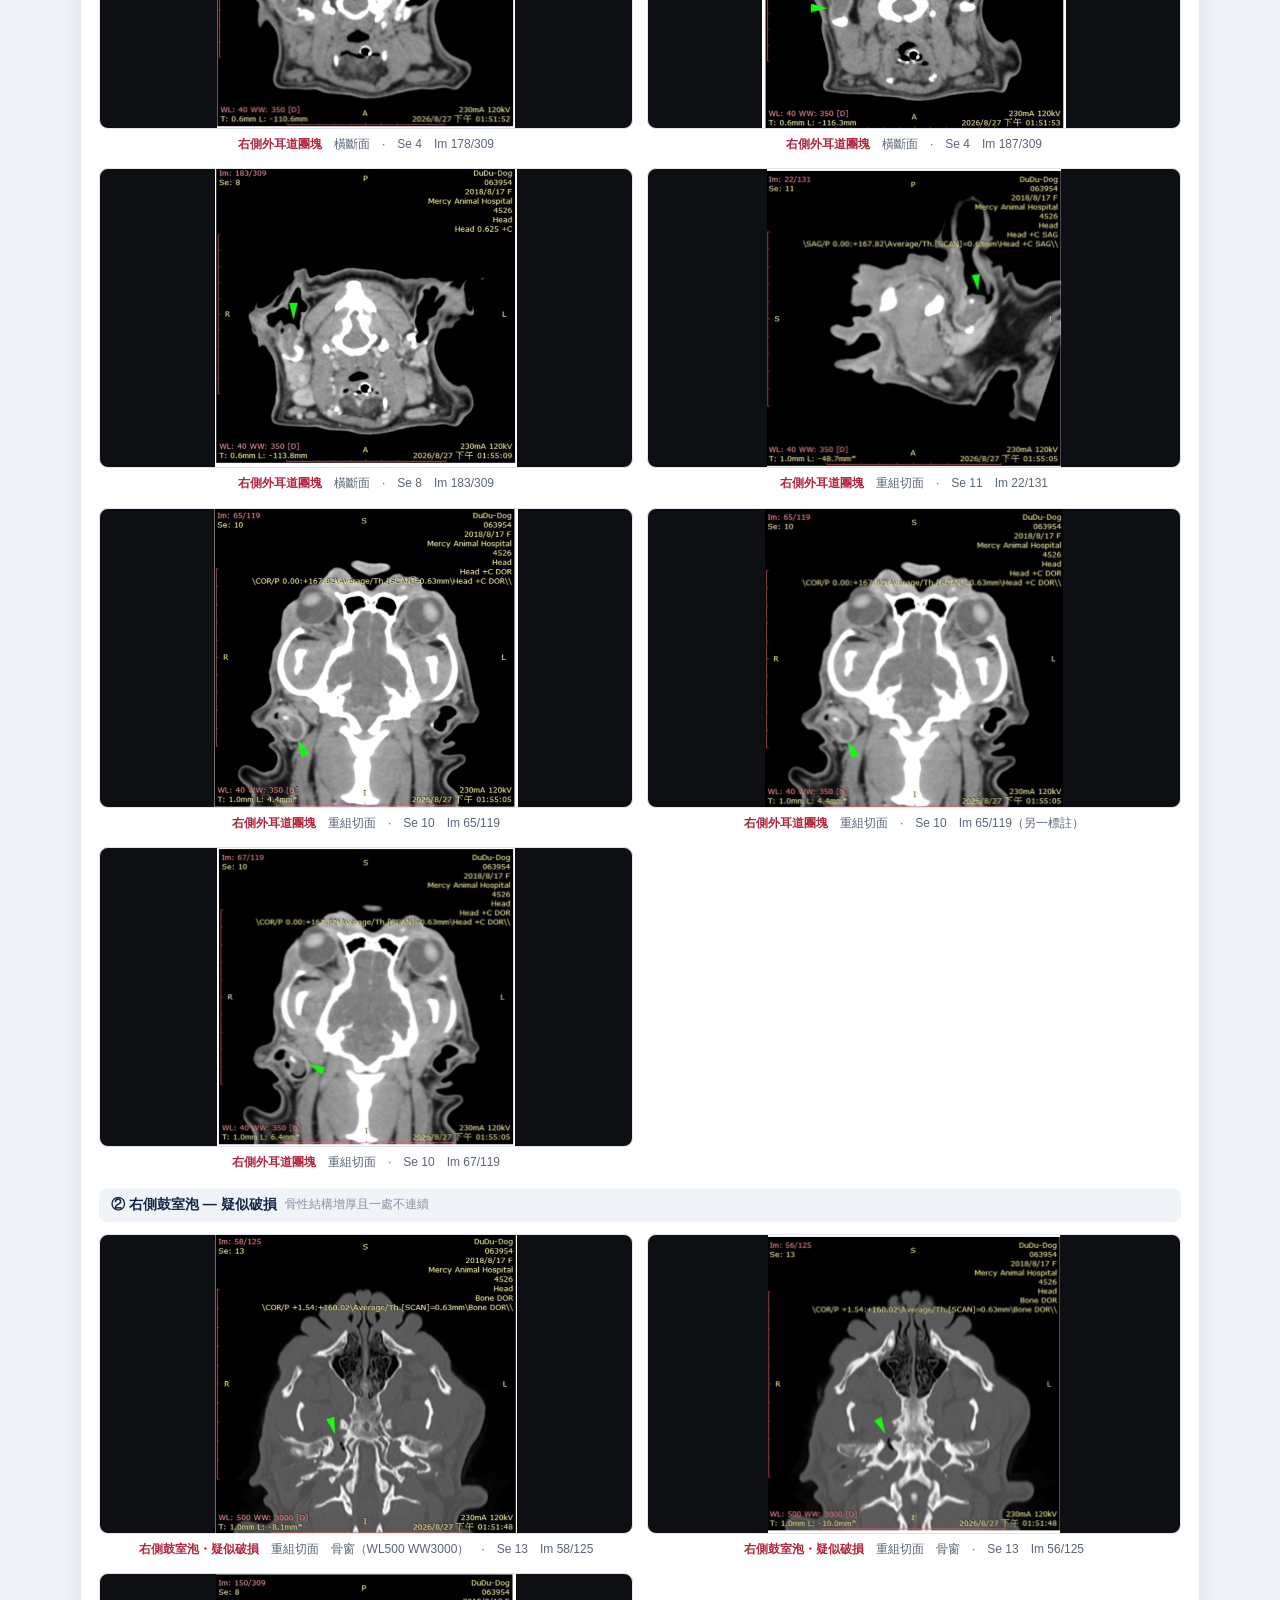
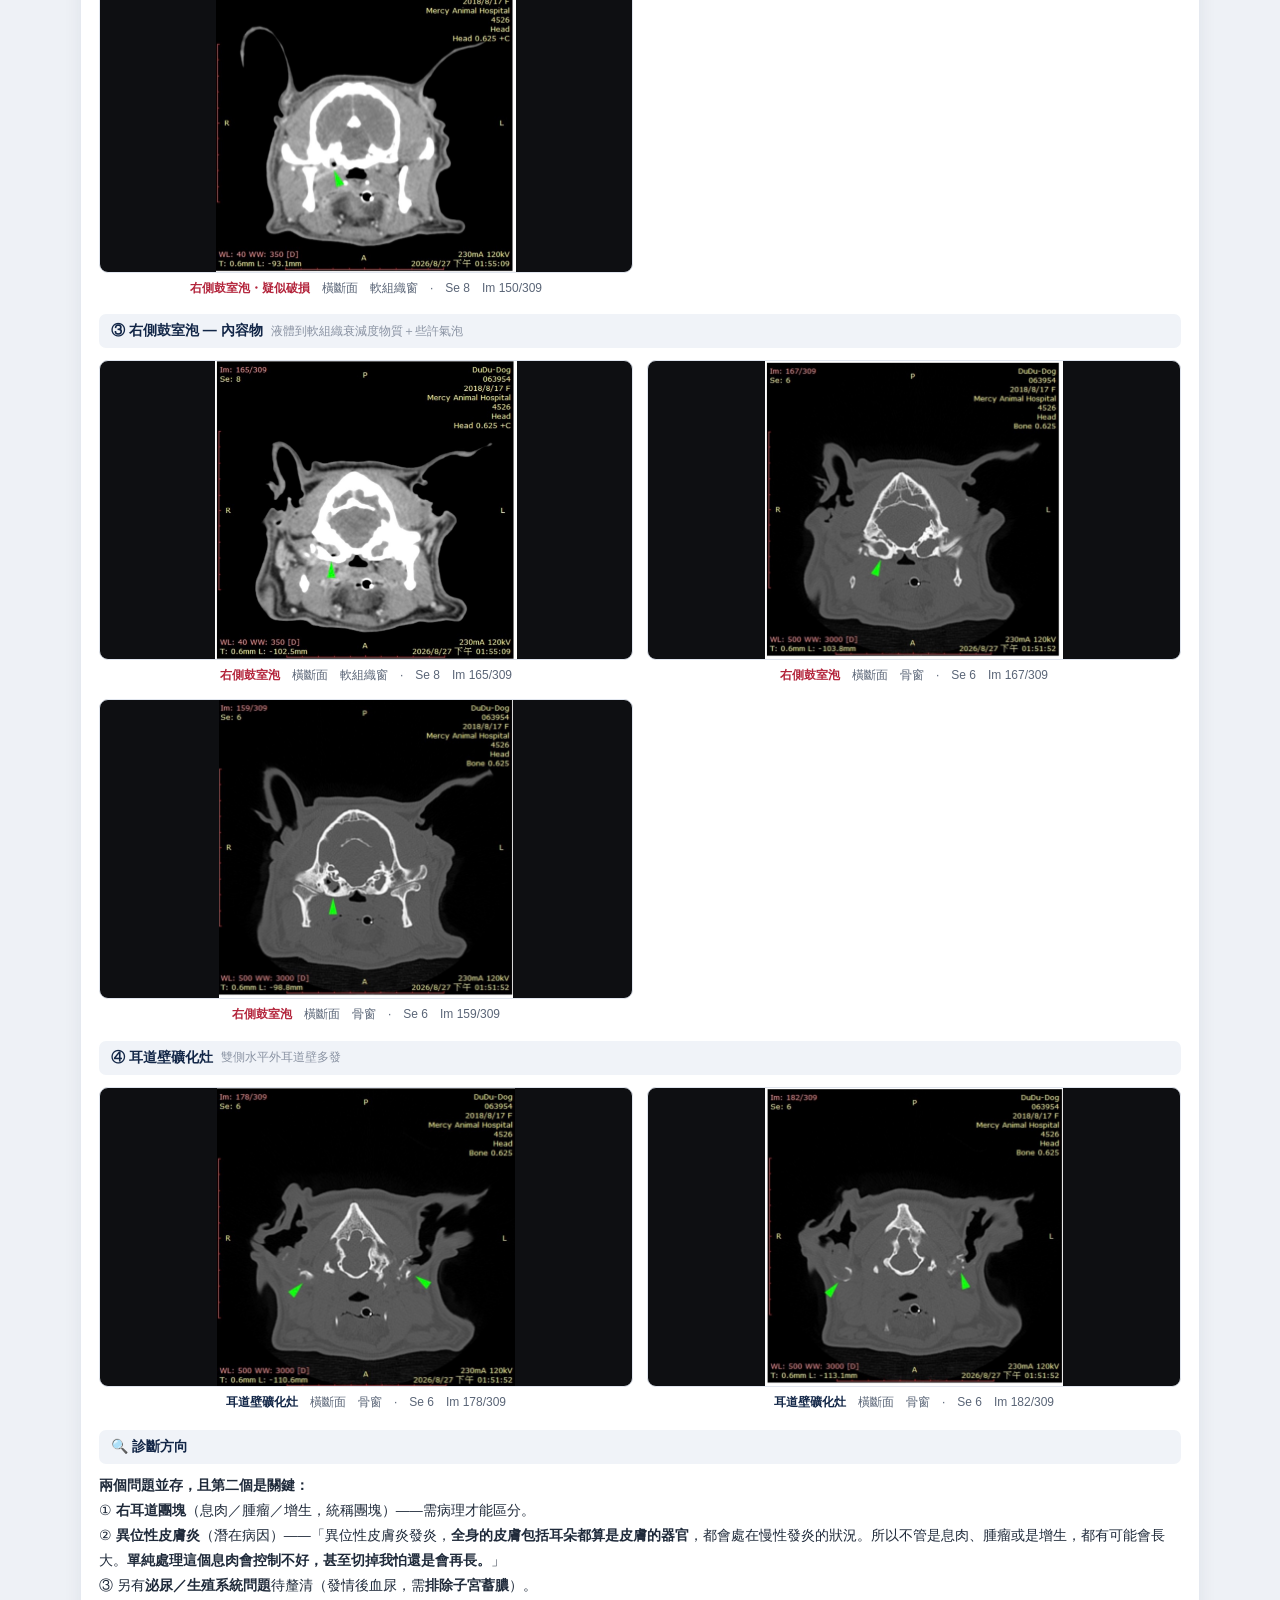
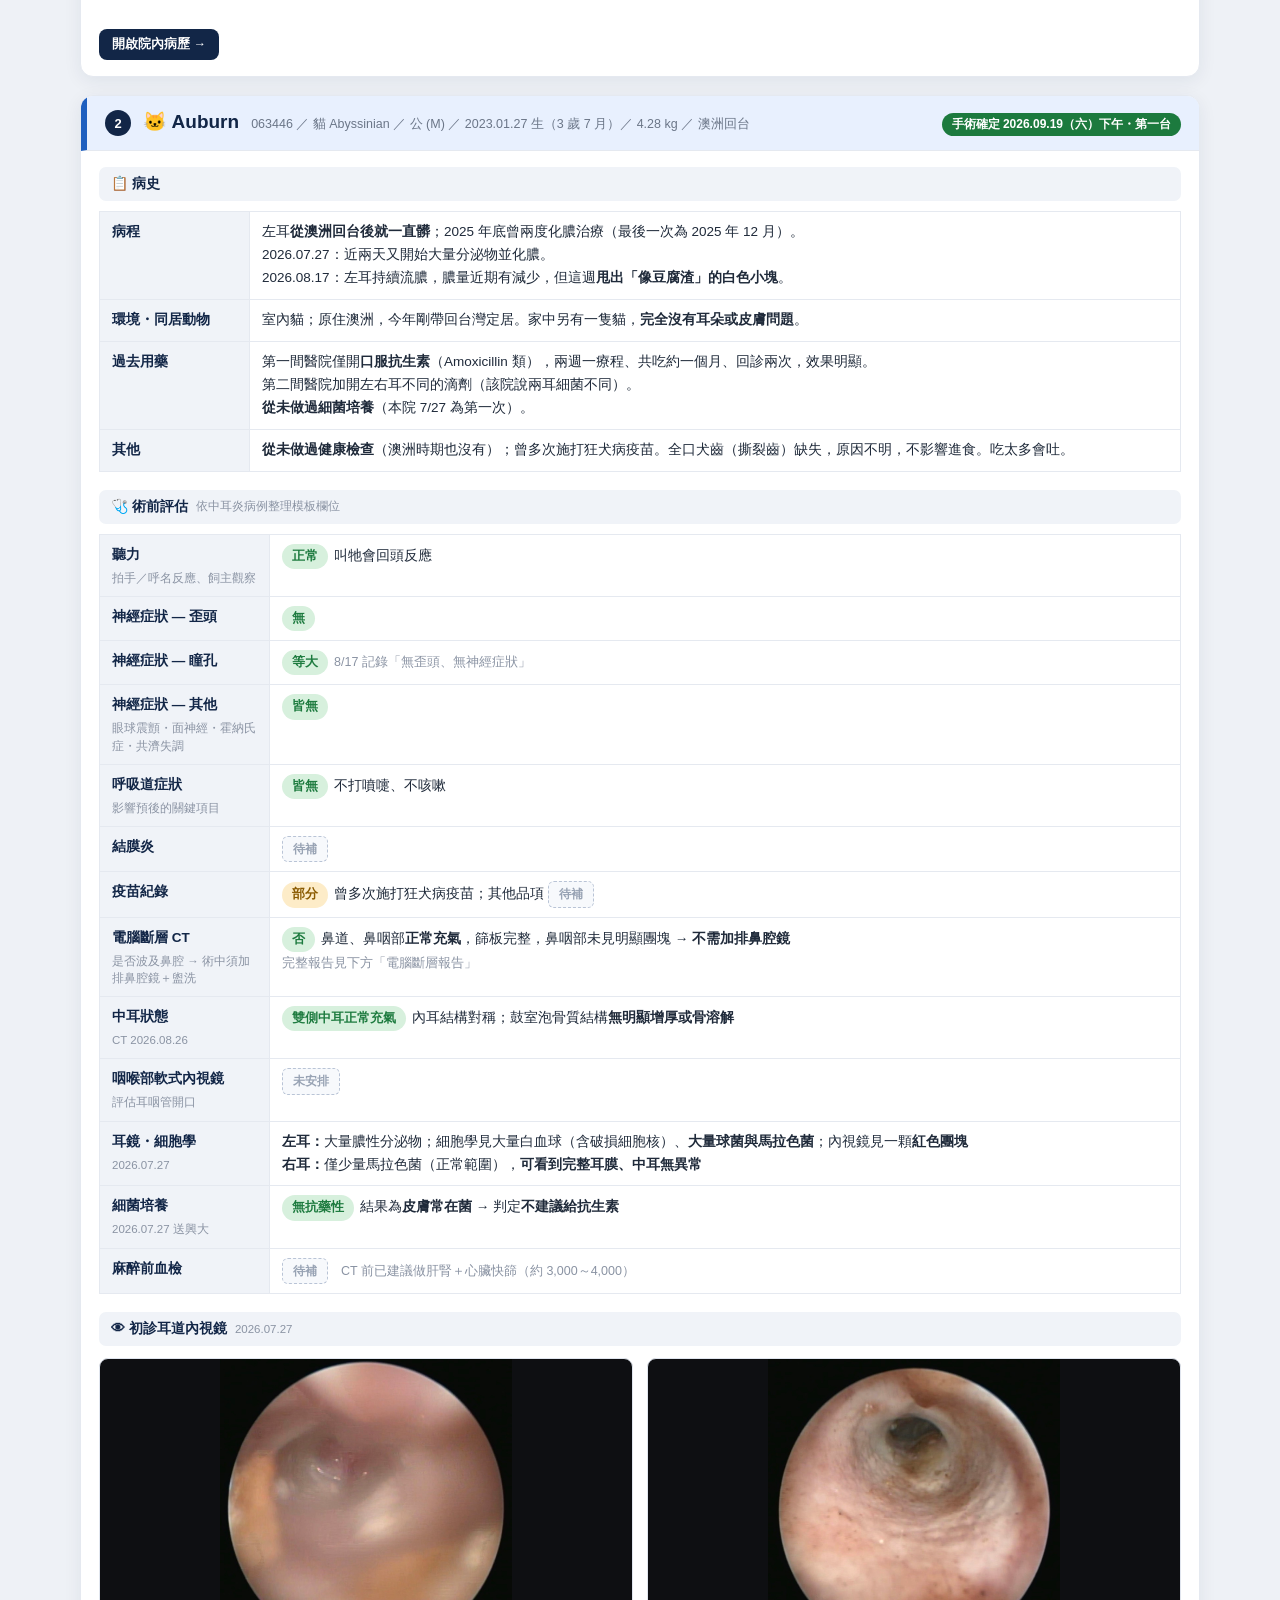
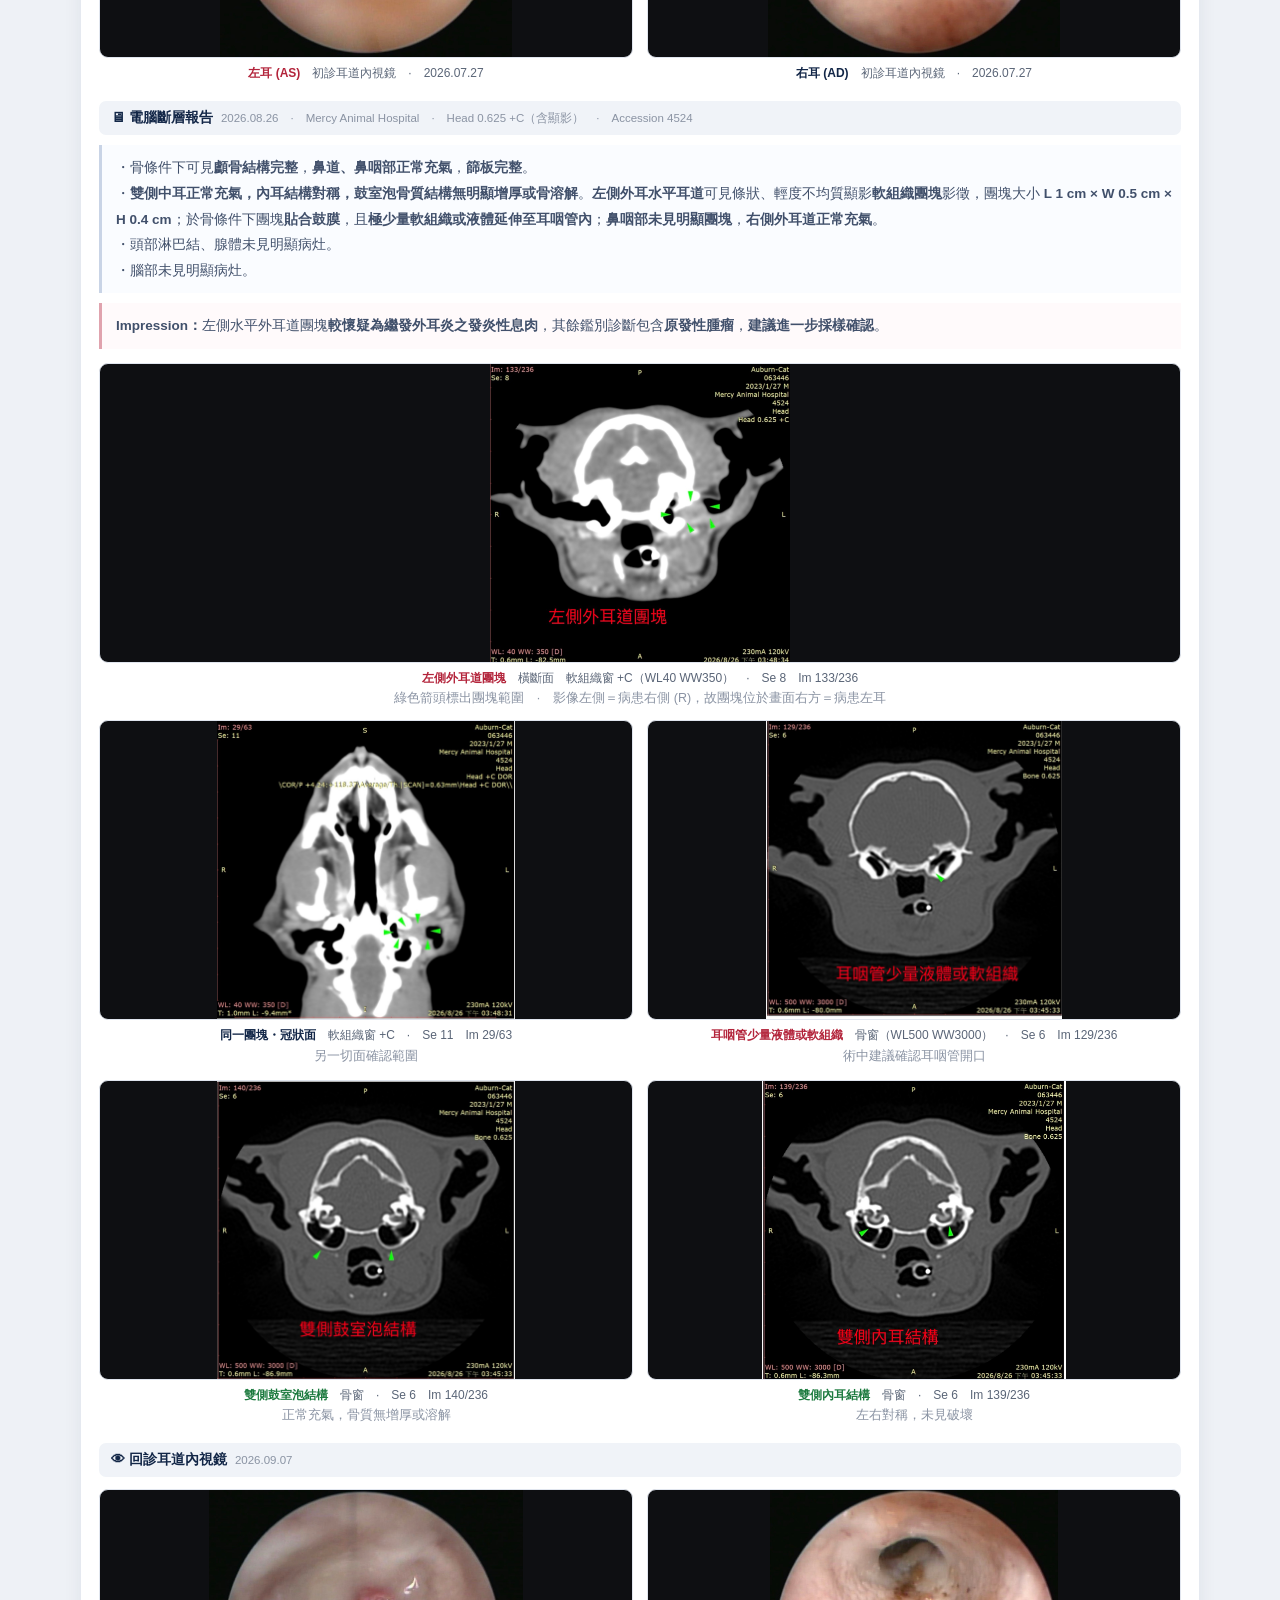
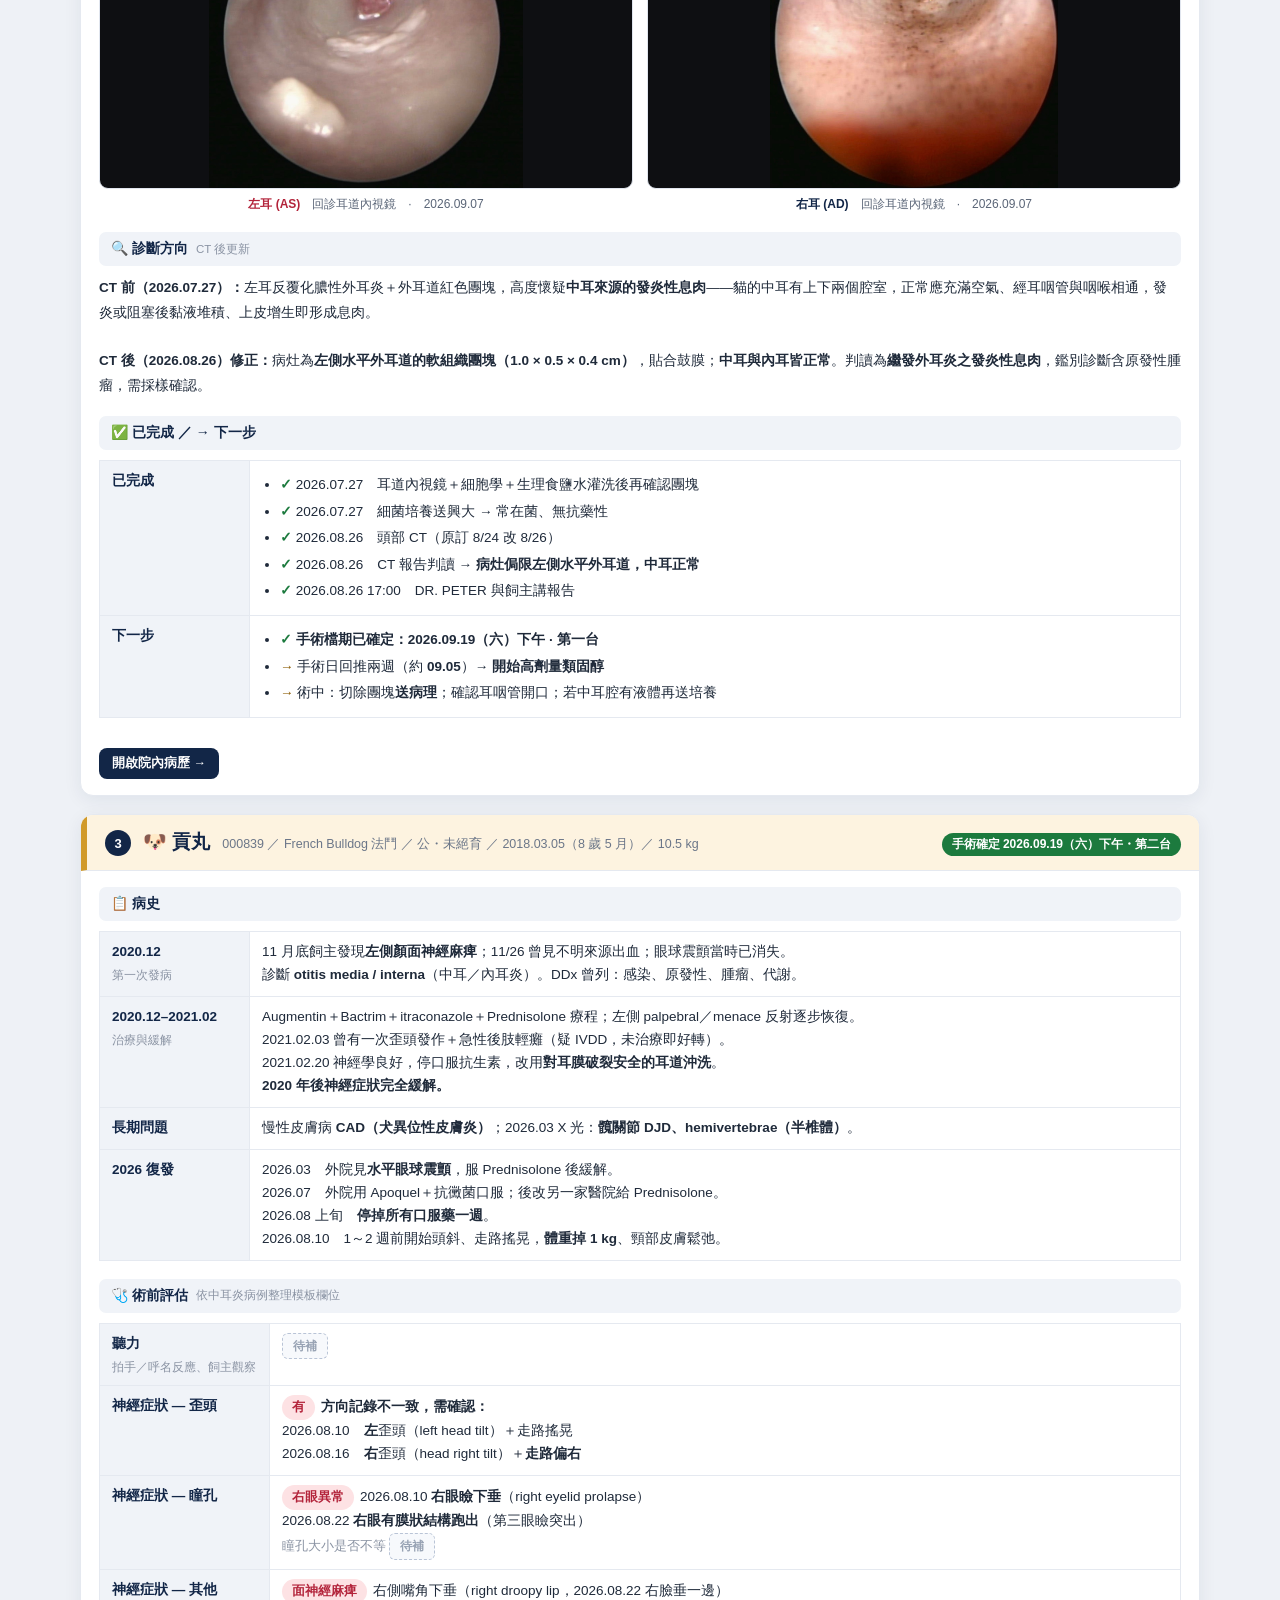
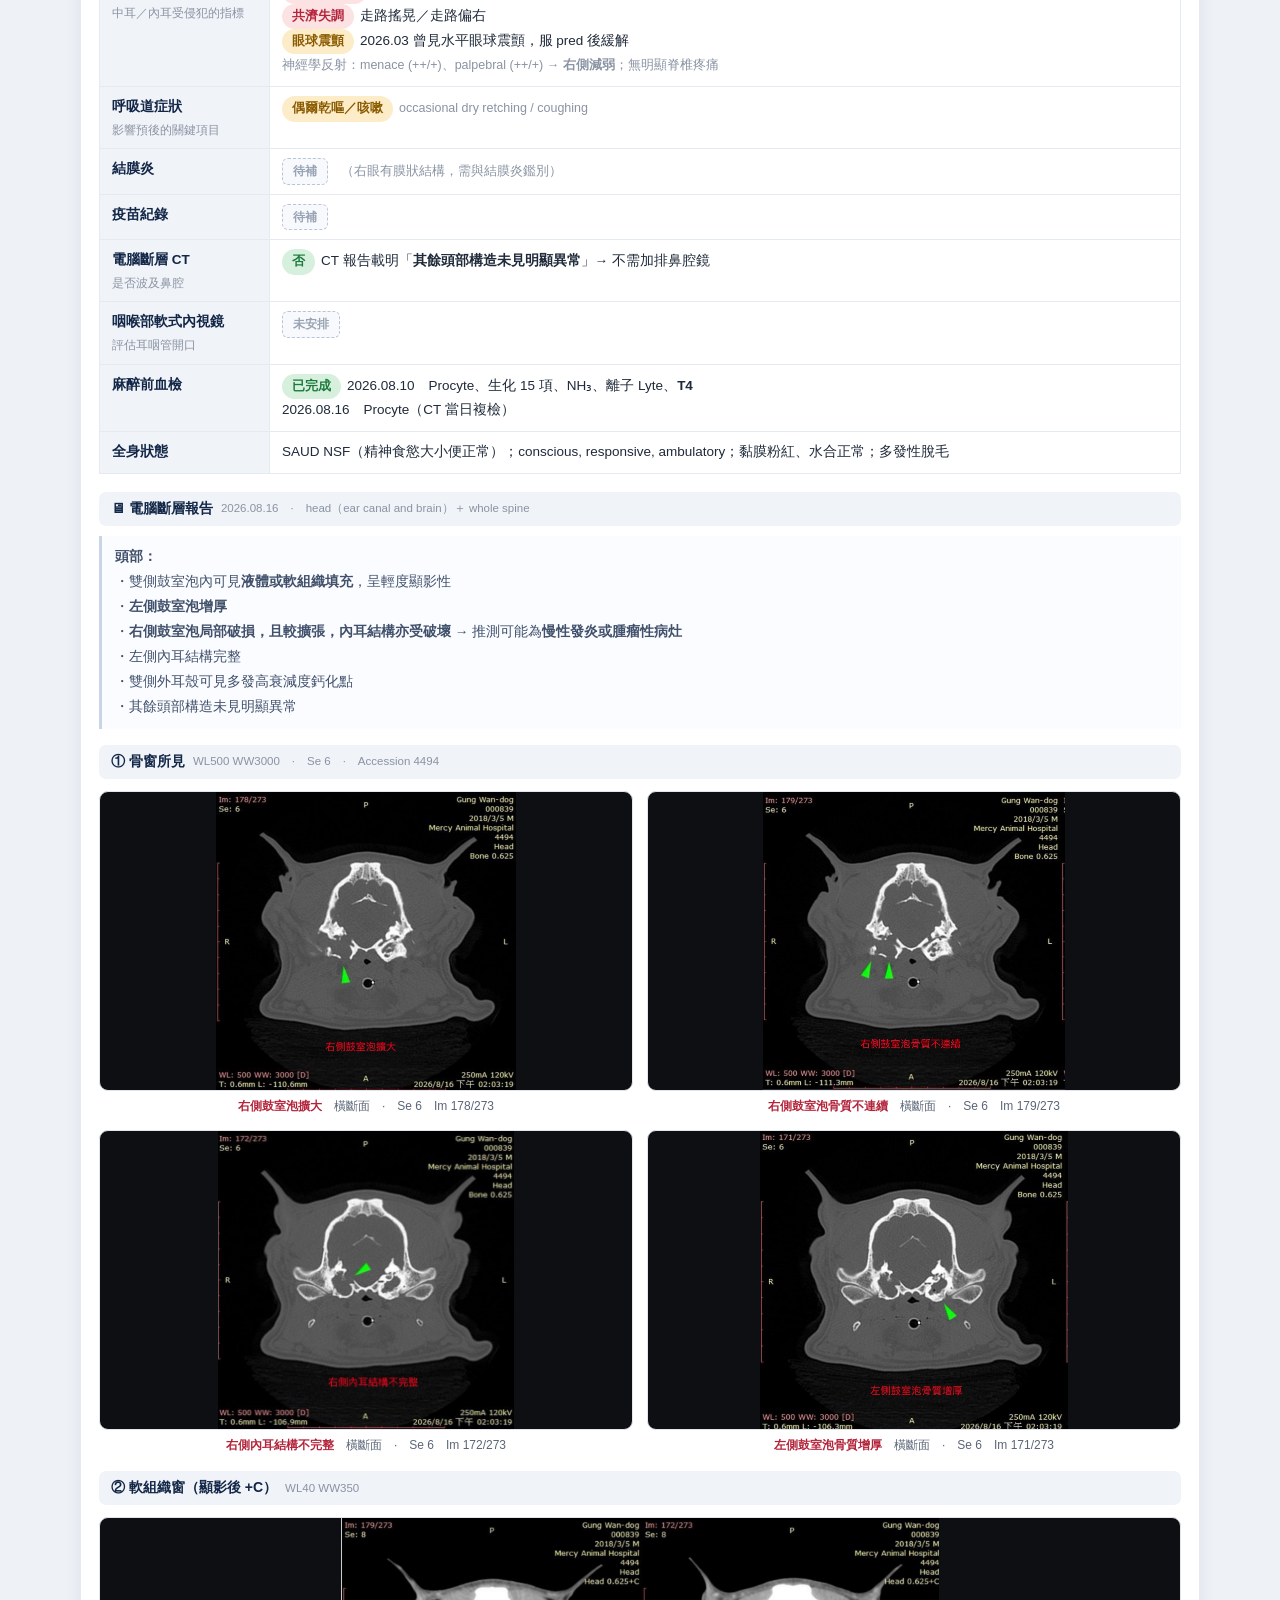
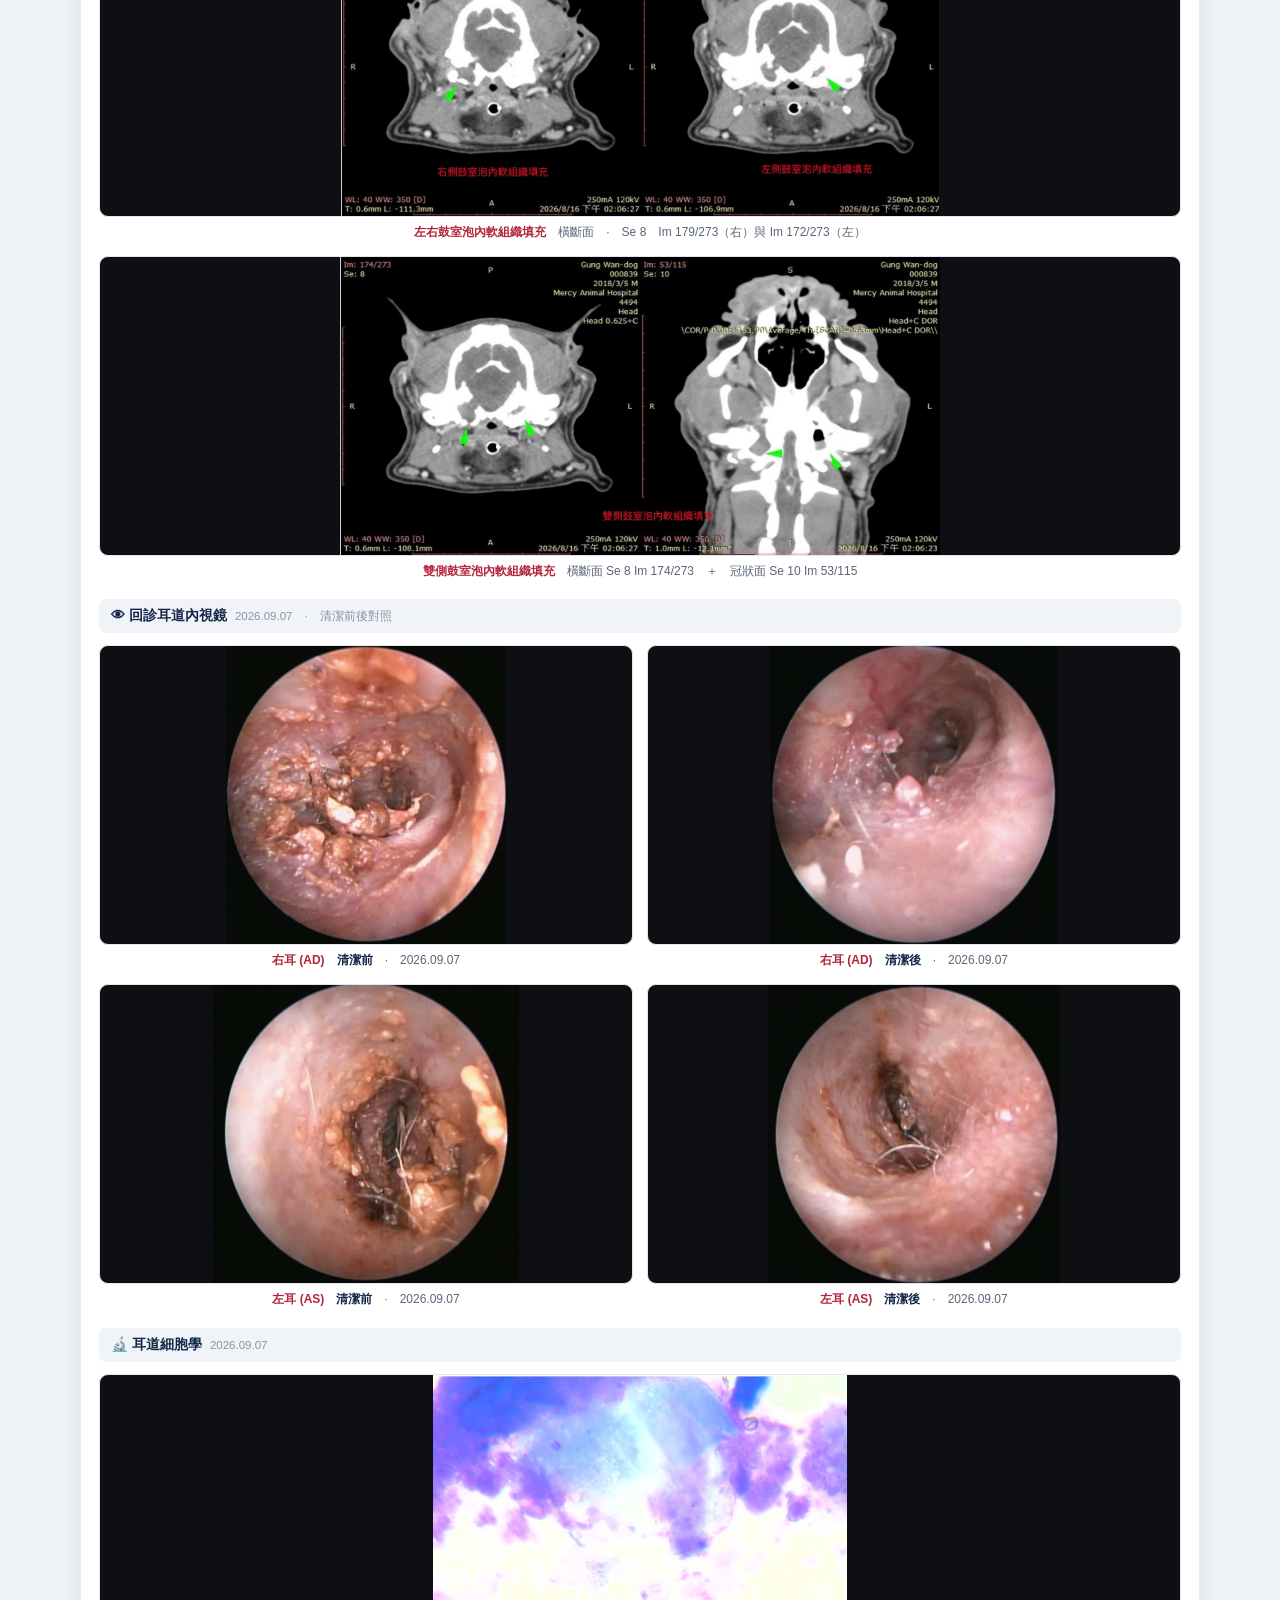
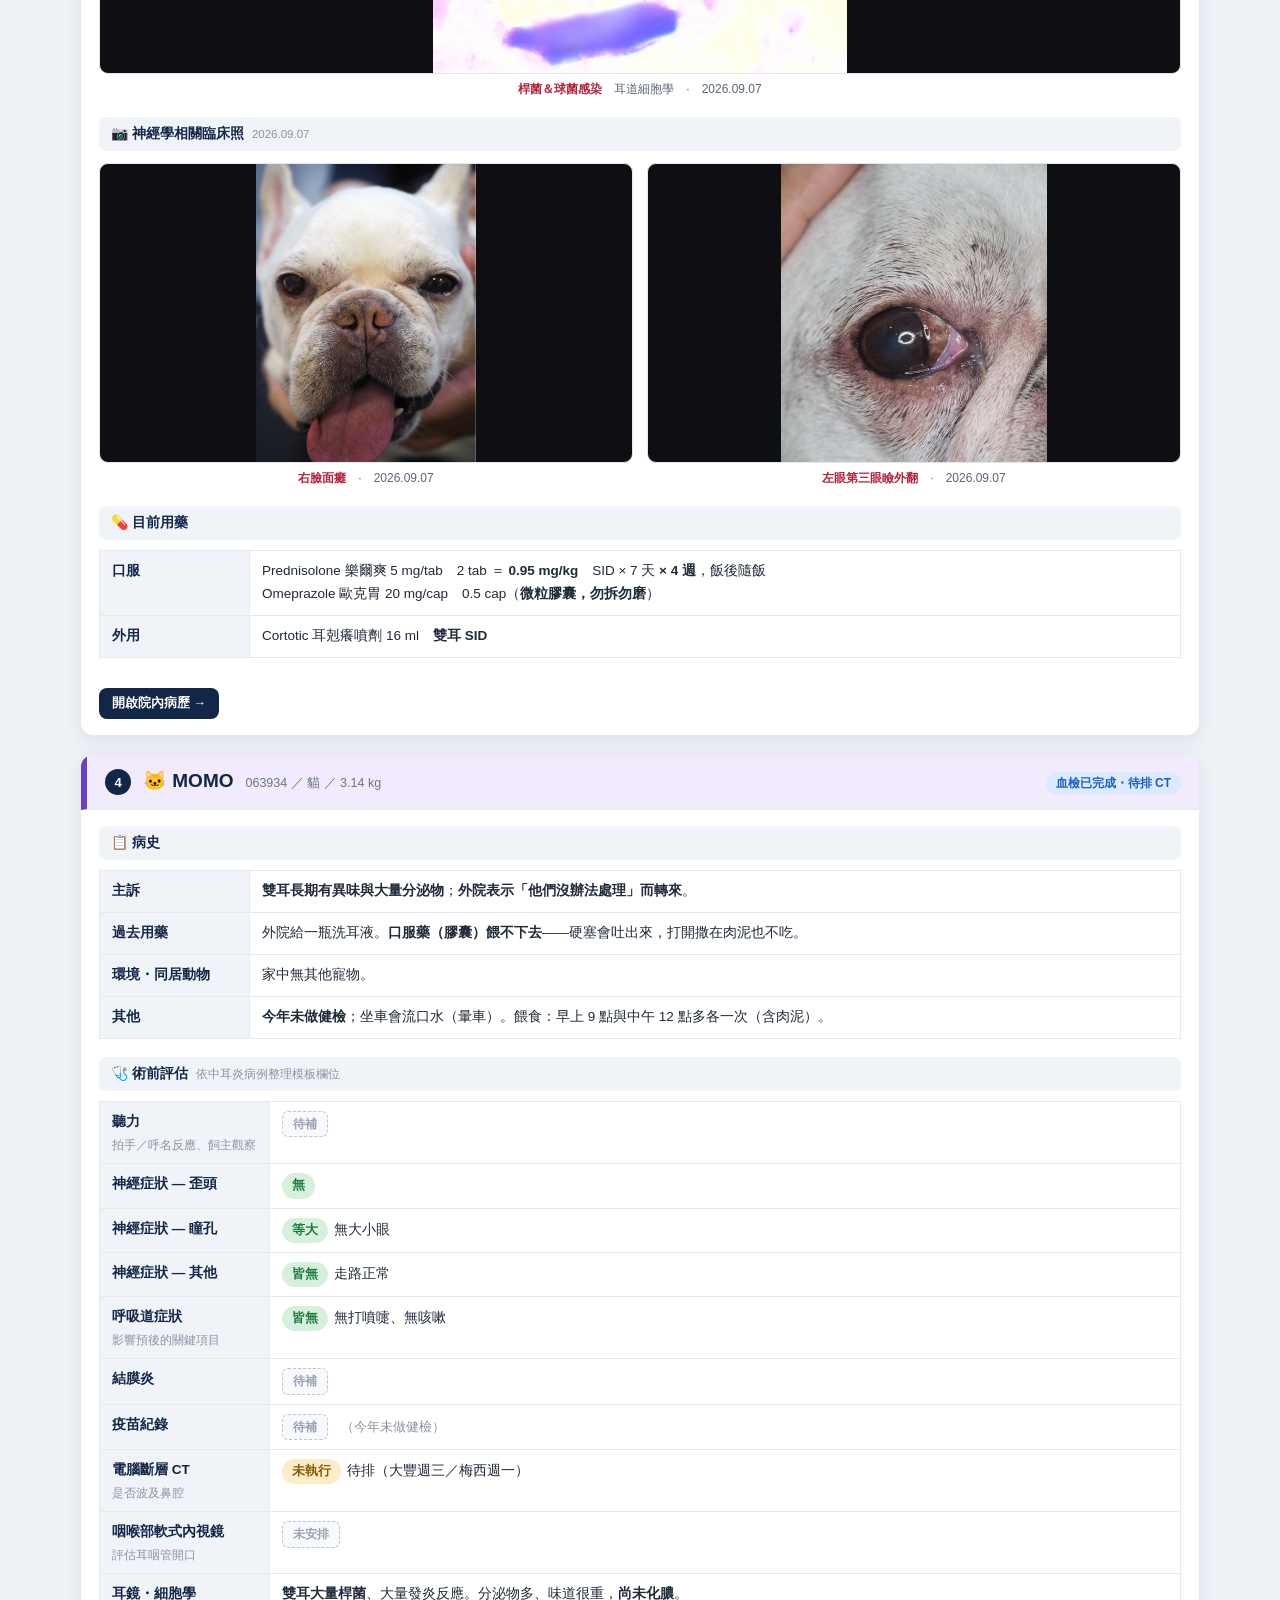
<file: surgery-queue.html>
<!DOCTYPE html>
<html lang="zh-Hant">
<head>
<meta charset="UTF-8">
<meta name="viewport" content="width=device-width, initial-scale=1.0">
<meta name="robots" content="noindex, nofollow, noarchive">
<title>耳道／中耳手術排程評估</title>
<style>
  :root{
    --navy:#122647;--line:#e5e9f0;--label-bg:#f0f3f8;--zebra:#f7f9fc;
    --ink:#1f2a3a;--muted:#8a93a3;
    --red-bg:#fde2e4;--red-tx:#b3243b;
    --amber-bg:#fdecc8;--amber-tx:#8a5a00;
    --green-bg:#d7f0dd;--green-tx:#1c7a3e;
    --purple-bg:#ece3fb;--purple-tx:#6b3fc0;
    --blue-bg:#dbeafe;--blue-tx:#1e5fbf;
    --grey-bg:#eceff4;--grey-tx:#5f6b7e;
  }
  *{box-sizing:border-box;}
  body{margin:0;padding:26px 16px 60px;background:#eef1f6;color:var(--ink);
    font-family:"Noto Sans TC","PingFang TC","Microsoft JhengHei",-apple-system,BlinkMacSystemFont,"Segoe UI",sans-serif;
    -webkit-font-smoothing:antialiased;}
  .wrap{max-width:1120px;margin:0 auto;}
  .head{background:#fff;border-radius:14px;padding:22px 24px;box-shadow:0 6px 28px rgba(18,38,71,.10);}
  .head h1{margin:0 0 5px;font-size:22px;color:var(--navy);letter-spacing:.5px;}
  .head .sub{font-size:12.5px;color:var(--muted);line-height:1.8;}
  .bottleneck{margin-top:14px;padding:11px 14px;background:var(--amber-bg);border:1px solid #f0d59a;
    border-radius:9px;font-size:13px;line-height:1.75;color:#7a4f00;}
  .bottleneck b{color:var(--amber-tx);}

  .mx-scroll{overflow-x:auto;-webkit-overflow-scrolling:touch;}
  table.sum{width:100%;min-width:900px;border-collapse:collapse;background:#fff;margin-top:16px;
    box-shadow:0 4px 18px rgba(18,38,71,.07);}
  table.sum th{background:var(--navy);color:#fff;font-size:12.5px;font-weight:700;padding:10px 12px;
    text-align:left;border:1px solid #2a4570;white-space:nowrap;}
  table.sum td{border:1px solid var(--line);padding:10px 12px;font-size:13px;line-height:1.65;
    vertical-align:top;}
  table.sum tr:nth-child(even) td{background:var(--zebra);}
  table.sum td.no{font-weight:700;color:var(--navy);white-space:nowrap;}
  table.sum td.nm{font-weight:700;white-space:nowrap;}

  .st{display:inline-block;padding:3px 10px;border-radius:20px;font-size:12px;font-weight:700;
    white-space:nowrap;}
  .st1{background:var(--green-bg);color:var(--green-tx);}
  .st2{background:var(--blue-bg);color:var(--blue-tx);}
  .st3{background:var(--amber-bg);color:var(--amber-tx);}
  .st4{background:var(--grey-bg);color:var(--grey-tx);}
  .st0{background:#1c7a3e;color:#fff;}

  .card{background:#fff;border-radius:13px;margin-top:18px;box-shadow:0 4px 18px rgba(18,38,71,.07);
    border:1px solid var(--line);overflow:hidden;scroll-margin-top:14px;}
  .card-hd{padding:14px 18px;border-bottom:1px solid var(--line);display:flex;
    align-items:baseline;gap:12px;flex-wrap:wrap;}
  .c1 .card-hd{background:#e4f4e9;border-left:6px solid #1c7a3e;}
  .c2 .card-hd{background:#e8f0fe;border-left:6px solid #1e5fbf;}
  .c3 .card-hd{background:#fdf3e0;border-left:6px solid #d19a2a;}
  .c4 .card-hd{background:#f1ebfd;border-left:6px solid #6b3fc0;}
  .c5 .card-hd{background:#eef1f6;border-left:6px solid #8a93a3;}
  .rank{display:inline-flex;align-items:center;justify-content:center;width:26px;height:26px;
    border-radius:50%;background:var(--navy);color:#fff;font-size:13px;font-weight:700;}
  .pn{font-size:19px;font-weight:700;color:var(--navy);}
  .pm{font-size:12.5px;color:#6b7688;}
  .card-bd{padding:16px 18px;}

  .blk{margin-bottom:18px;}
  .blk:last-child{margin-bottom:0;}
  .blk-t{font-size:14px;font-weight:700;color:var(--navy);padding:8px 12px;background:var(--label-bg);
    border-radius:7px;margin-bottom:10px;display:flex;align-items:center;gap:8px;flex-wrap:wrap;}
  .blk-t .sm{font-weight:400;font-size:11.5px;color:var(--muted);}

  table.f{width:100%;border-collapse:collapse;}
  table.f td{border:1px solid var(--line);padding:9px 12px;vertical-align:top;font-size:13.5px;line-height:1.7;}
  table.f td.k{background:var(--label-bg);font-weight:700;color:var(--navy);width:150px;}
  table.f td.k .h{display:block;font-weight:400;color:var(--muted);font-size:11.5px;margin-top:3px;line-height:1.5;}
  table.f tr.pre td.k{width:170px;}
  ul.t{margin:0;padding-left:18px;}
  ul.t li{font-size:13.5px;line-height:1.75;margin:3px 0;}
  .done{color:var(--green-tx);font-weight:700;}
  .wait{color:var(--amber-tx);font-weight:700;}
  .stop{color:var(--red-tx);font-weight:700;}
  .sub{color:var(--muted);font-size:12.5px;font-weight:400;}
  .pill{display:inline-block;padding:2px 10px;border-radius:20px;font-size:12.5px;font-weight:700;
    margin-right:6px;}
  .p-bad{background:var(--red-bg);color:var(--red-tx);}
  .p-ok{background:var(--green-bg);color:var(--green-tx);}
  .p-warn{background:var(--amber-bg);color:var(--amber-tx);}
  .p-info{background:var(--blue-bg);color:var(--blue-tx);}
  .todo{display:inline-block;padding:2px 10px;border:1px dashed #b9c4d6;border-radius:6px;
    background:#f7f9fc;color:#98a3b4;font-size:12px;font-weight:600;}
  .warn{display:flex;gap:9px;align-items:flex-start;margin-top:12px;padding:11px 13px;
    background:var(--red-bg);border:1px solid #f0b3bd;border-radius:9px;
    font-size:12.5px;line-height:1.75;color:#8c1f34;}
  .warn b{color:var(--red-tx);}
  .note{display:flex;gap:9px;align-items:flex-start;margin-top:12px;padding:11px 13px;
    background:var(--blue-bg);border:1px solid #9dc0f2;border-radius:9px;
    font-size:12.5px;line-height:1.75;color:#154a99;}
  .note b{color:#0f3d80;}
  .fee{font-size:12.5px;color:#5a6577;line-height:1.9;background:var(--zebra);
    border:1px solid var(--line);border-radius:8px;padding:10px 13px;margin-top:12px;}
  .fee b{color:var(--navy);}
  a.rec{display:inline-block;margin-top:12px;padding:7px 13px;border-radius:8px;background:var(--navy);
    color:#fff;text-decoration:none;font-size:12.5px;font-weight:700;}
  a.rec:hover{background:#1d3a63;}

  .img-grid{display:grid;grid-template-columns:1fr 1fr;gap:14px;margin-top:12px;}
  .img-grid.one{grid-template-columns:1fr;}
  .img-fig{margin:0;}
  .img-fig img{width:100%;height:300px;object-fit:contain;background:#0e0f12;border-radius:9px;
    display:block;border:1px solid #e0e5ee;cursor:zoom-in;}
  .img-fig figcaption{font-size:12px;color:#5a6577;text-align:center;margin-top:6px;line-height:1.6;}
  .img-fig figcaption b{color:var(--navy);}
  .img-fig figcaption .side{color:var(--red-tx);font-weight:700;}
  .img-fig figcaption .ok{color:var(--green-tx);font-weight:700;}
  #lb{position:fixed;inset:0;background:rgba(8,12,20,.94);display:none;align-items:center;
    justify-content:center;z-index:99;padding:20px;cursor:zoom-out;}
  #lb img{max-width:100%;max-height:100%;object-fit:contain;border-radius:6px;}
  #lb .cap{position:absolute;bottom:14px;left:0;right:0;text-align:center;color:#cfd8e6;font-size:13px;}
  .foot{max-width:1120px;margin:22px auto 0;font-size:11.5px;color:#9aa5b6;line-height:1.8;text-align:right;}
  @media (max-width:760px){
    table.f td.k, table.f tr.pre td.k{width:112px;}
    .img-grid{grid-template-columns:1fr;}
    .img-fig img{height:250px;}
  }
  @media print{
    body{background:#fff;padding:0;}
    .head,.card,table.sum{box-shadow:none;}
    .card{break-inside:avoid;page-break-inside:avoid;}
    a.rec{display:none;}
    *{-webkit-print-color-adjust:exact;print-color-adjust:exact;}
  }
</style>
</head>
<body>
<div class="wrap">

  <div class="head">
    <h1>耳道／中耳手術排程評估</h1>
    <div class="sub">五個病例的病史、術前評估、目前階段與下一步　·　依「距離可排刀的遠近」排序　·　術前評估欄位沿用中耳炎病例整理模板　·　資料整理於 2026.09.06</div>
    <div class="bottleneck" style="background:#e4f4e9;border-color:#a8d9b8;color:#1c5c33;">🗓 <b>已確定檔期：</b><b>09.18（五）DUDU</b>　·　<b>09.19（六）下午 第一台 Auburn</b>　·　<b>09.19（六）下午 第二台 貢丸</b></div>
  </div>

  <div class="mx-scroll">
  <table class="sum">
    <thead>
      <tr><th>#</th><th>病歷號</th><th>寵物</th><th>物種／體重</th><th>主要問題</th><th>目前階段</th><th>下一步</th><th>預計時程</th></tr>
    </thead>
    <tbody>
      <tr>
        <td class="no">1</td><td class="no">063954</td><td class="nm">DUDU</td><td>法鬥 母<br>9.16 kg</td>
        <td>右外耳道團塊 2.1×1.8×0.93 cm＋<b>雙側鼓室泡填塞</b>，右側疑破損</td>
        <td><span class="st st0">手術已確定</span></td>
        <td>術前評估：血檢／尿檢／腹超，排除子宮蓄膿</td><td><b>2026.09.18（五）</b></td>
      </tr>
      <tr>
        <td class="no">2</td><td class="no">063446</td><td class="nm">Auburn</td><td>貓 Abyssinian 公<br>4.28 kg</td>
        <td><b>左側水平外耳道</b>團塊 1.0×0.5×0.4 cm，<b>中耳正常</b></td>
        <td><span class="st st0">手術已確定</span></td>
        <td>手術日回推兩週開始高劑量類固醇</td><td><b>2026.09.19（六）下午<br>第一台</b></td>
      </tr>
      <tr>
        <td class="no">3</td><td class="no">000839</td><td class="nm">貢丸</td><td>法鬥 公 8 歲<br>10.5 kg</td>
        <td>雙側中耳炎，<b>右鼓室泡破損＋內耳受破壞</b>，疑骨溶解</td>
        <td><span class="st st0">手術已確定</span></td>
        <td>術前準備</td><td><b>2026.09.19（六）下午<br>第二台</b></td>
      </tr>
      <tr>
        <td class="no">4</td><td class="no">063934</td><td class="nm">MOMO</td><td>貓<br>3.14 kg</td>
        <td>雙耳<b>耵聹腺腫瘤</b>＋右耳紅色發炎團塊</td>
        <td><span class="st st2">血檢已做</span> 待排 CT</td>
        <td>排頭部 CT（大豐週三／梅西週一）</td><td><b>CT 後定案</b></td>
      </tr>
      <tr>
        <td class="no">5</td><td class="no">041793</td><td class="nm">Budi</td><td>博美<br>5.9 kg</td>
        <td>雙側<b>末期纖維化狹窄外耳炎</b>＋異位性皮膚炎</td>
        <td><span class="st st4">刻意延後</span> 內科極限測試中</td>
        <td>先完成食物排除試驗、控制異膚</td><td><b>11～12 月</b></td>
      </tr>
    </tbody>
  </table>
  </div>

  <!-- ================= 1 DUDU ================= -->
  <section class="card c1" id="p1">
    <div class="card-hd">
      <span class="rank">1</span>
      <span class="pn">🐶 DUDU</span>
      <span class="pm">063954 ／ French Bulldog 法鬥 ／ 母 (F) ／ 2018.08.17 生（8 歲）／ 9.16 kg</span>
      <span class="st st0" style="margin-left:auto;">手術確定 2026.09.18（五）</span>
    </div>
    <div class="card-bd">

      <div class="blk">
        <div class="blk-t">📋 病史</div>
        <table class="f">
          <tr><td class="k">主訴</td>
            <td><b>右耳道團塊</b>——三四個月來反覆發炎，近一兩個月開始明顯化膿。上上週外院說有變小，但<b>飼主近日發現肉眼就看得到了</b>（之前要很仔細看）。</td></tr>
          <tr><td class="k">皮膚病史</td>
            <td>Favrot <b>符合異位性皮膚炎</b>——小時候即有皮膚狀況、<b>6 歲起變不穩定</b>。<br>
              半年前皮膚很嚴重（結痂、類似膿皮症），曾培養出<b>高抗藥性細菌</b>，治療後已大幅改善、正在長毛。<br>
              會磨屁股與尿尿的地方。</td></tr>
          <tr><td class="k">環境<span class="h">關鍵線索</span></td>
            <td>偶爾帶出去戶外露營／錄影。<b>有一次錄影完一週內皮膚急速惡化</b>，長滿一塊一塊類似膿皮症的病灶。<br>季節性：<b>不確定</b>（已請飼主日後觀察）。</td></tr>
          <tr><td class="k">同居動物</td><td>另有兩隻犬（不同住）與兩隻貓（同住），<b>皮膚皆正常</b>；家人皮膚未被傳染。</td></tr>
          <tr><td class="k">飲食</td>
            <td>這幾個月改吃皇家（曾吃過異位性皮膚炎處方一包，零食是鹿肉）；更早吃貝利鮭魚很久，<b>當時皮膚越來越差</b>。</td></tr>
          <tr><td class="k">泌尿生殖</td>
            <td><b>上個月剛結束發情</b>；一個半月前曾因「<b>月經要走不走</b>」＋流口水＋精神變差就診，做過腹部超音波、給抗生素。</td></tr>
          <tr><td class="k">全身徵象</td>
            <td>精神食慾正常；在外過夜較容易拉肚子（在家正常）。</td></tr>
        </table>
      </div>

      <div class="blk">
        <div class="blk-t">🩺 術前評估 <span class="sm">依中耳炎病例整理模板欄位</span></div>
        <table class="f">
          <tr class="pre"><td class="k">聽力<span class="h">拍手／呼名反應、飼主觀察</span></td>
            <td><span class="pill p-bad">異常</span><b>聽力似乎變差</b></td></tr>
          <tr class="pre"><td class="k">神經症狀 — 歪頭</td><td><span class="pill p-ok">無</span><span class="sub">　（醫師已交代：一旦歪頭即為中耳炎急症）</span></td></tr>
          <tr class="pre"><td class="k">神經症狀 — 瞳孔</td><td><span class="todo">待補</span></td></tr>
          <tr class="pre"><td class="k">神經症狀 — 其他</td><td><span class="todo">待補</span></td></tr>
          <tr class="pre"><td class="k">呼吸道症狀<span class="h">影響預後的關鍵項目</span></td>
            <td><span class="pill p-ok">皆無</span>不打噴嚏、不咳嗽</td></tr>
          <tr class="pre"><td class="k">結膜炎</td><td><span class="todo">待補</span></td></tr>
          <tr class="pre"><td class="k">疫苗紀錄</td>
            <td><span class="todo">待補</span><span class="sub">　驅蟲規律（Channel S 定期）；曾做過血檢但時間較久</span></td></tr>
          <tr class="pre"><td class="k">電腦斷層 CT<span class="h">是否波及鼻腔</span></td>
            <td><span class="pill p-info">2026.08.27 已執行</span>報告未提及鼻腔病灶<br>
              <span class="sub">完整報告見下方「電腦斷層報告」</span></td></tr>
          <tr class="pre"><td class="k">中耳狀態<span class="h">CT 2026.08.27</span></td>
            <td><span class="pill p-bad">右側鼓室泡疑似破損</span>骨性結構增厚、一處不連續；內有液體到軟組織衰減度物質蓄積伴隨些許氣泡<br>
              <span class="pill p-bad">左側鼓室泡填塞滿</span>骨性結構增厚但連續、推測無破損；腔內被輕度顯影增強之軟組織衰減度物質填塞滿</td></tr>
          <tr class="pre"><td class="k">咽喉部軟式內視鏡<span class="h">評估耳咽管開口</span></td><td><span class="todo">未安排</span></td></tr>
          <tr class="pre"><td class="k">耳鏡・細胞學<span class="h">2026.08.17</span></td>
            <td><b>右耳：</b>一顆一顆的發炎細胞、<b>白血球內吞噬大量細菌</b>——以<b>球菌</b>為主，另有<b>桿菌</b>（桿菌抗藥性強）→ 確認<b>仍有感染狀況</b><br>
              <b>左耳：</b>較好，<b>幾乎已看到耳膜</b>（法鬥構造特殊，耳膜難以判讀）</td></tr>
          <tr class="pre"><td class="k">病灶</td>
            <td><b>右耳道團塊</b>——不規則、凹狀，範圍大、<b>已阻塞耳道</b></td></tr>
          <tr class="pre"><td class="k">目前用藥</td>
            <td>口服抗生素（依細菌培養報告選擇，<b>連續兩週、一天兩次</b>，目前仍在吃、剩約一半）<br>
              耳藥：<b>長效耳通明</b></td></tr>
          <tr class="pre"><td class="k">泌尿生殖<span class="h">⚠️ 麻醉前必須釐清</span></td>
            <td><span class="pill p-bad">尿血</span><b>尿尿有時帶血、味道很重</b>；上個月剛結束發情</td></tr>
        </table>
      </div>

      <div class="blk">
        <div class="blk-t">👁 初診耳道內視鏡 <span class="sm">2026.08.17</span></div>
        <div class="img-grid">
          <figure class="img-fig"><img src="img/dudu-otoscope-ad.jpg" alt="DUDU 右耳耳道內視鏡 2026.08.17">
            <figcaption><b><span class="side">右耳 (AD)</span></b>　初診耳道內視鏡　·　2026.08.17</figcaption></figure>
          <figure class="img-fig"><img src="img/dudu-otoscope-as.jpg" alt="DUDU 左耳耳道內視鏡 2026.08.17">
            <figcaption><b>左耳 (AS)</b>　初診耳道內視鏡　·　2026.08.17</figcaption></figure>
        </div>
        <div class="img-grid one">
          <figure class="img-fig"><img src="img/dudu-ear-ad-gross.jpg" alt="DUDU 右耳外觀 2026.08.17">
            <figcaption><b><span class="side">右耳 (AD)</span></b>　耳廓與耳道口外觀　·　2026.08.17</figcaption></figure>
        </div>
      </div>

      <div class="blk">
        <div class="blk-t">🖥 電腦斷層報告 <span class="sm">2026.08.27　·　頭部　·　230 mA 120 kV</span></div>
        <div style="font-size:13.5px;line-height:1.9;border-left:3px solid #c9d4e6;padding:10px 0 10px 14px;background:#fafcff;color:#41506b;">
          ・<b>雙側水平外耳道</b>的耳道壁位置，見到<b>多發、礦物質衰減度物質</b>分布，推測為<b>礦化灶</b>，推測和慢性外耳炎刺激有關。<br>
          ・<b>右側垂直外耳道和水平外耳道交接處</b>，見到一個<b>長橢圓球狀、上有礦化灶分布、輕度顯影增強的軟組織衰減度團塊</b>（<b>W 0.93 cm　H 1.8 cm　L 2.1 cm</b>），根據影徵，推測為<b>增生軟組織</b>（ex. 息肉、炎症性結締組織，等）。<br>
          ・雙側外耳道壁厚度<b>尚可到輕度增厚</b>。<br>
          ・<b>右側鼓室泡</b>的骨性結構<b>增厚，且有一處不連續，懷疑疑似有破損</b>。其內有不太顯影增強、<b>液體到軟組織衰減度物質蓄積伴隨些許氣泡</b>，推測為<b>黏稠分泌物蓄積</b>。<br>
          ・<b>左側鼓室泡</b>的骨性結構增厚，其結構<b>連續，推測無破損</b>，但是<b>鼓室泡內被輕度顯影增強、軟組織衰減度物質填塞滿</b>，推測為<b>增生軟組織</b>（ex. 息肉、炎症性結締組織，等）。<br>
          ・大腦中膈無偏移，<b>腦部未見到團塊影徵／病灶</b>。
        </div>

        <div class="blk-t" style="margin-top:16px;">① 右側外耳道團塊 <span class="sm">W 0.93 × H 1.8 × L 2.1 cm　·　軟組織窗 WL40 WW350</span></div>
        <div class="img-grid">
          <figure class="img-fig"><img src="img/dudu-ct-mass-1.jpg" alt="右側外耳道團塊 Se4 Im178">
            <figcaption><b><span class="side">右側外耳道團塊</span></b>　橫斷面　·　Se 4　Im 178/309</figcaption></figure>
          <figure class="img-fig"><img src="img/dudu-ct-mass-2.jpg" alt="右側外耳道團塊 Se4 Im187">
            <figcaption><b><span class="side">右側外耳道團塊</span></b>　橫斷面　·　Se 4　Im 187/309</figcaption></figure>
          <figure class="img-fig"><img src="img/dudu-ct-mass-3.jpg" alt="右側外耳道團塊 Se8 Im183">
            <figcaption><b><span class="side">右側外耳道團塊</span></b>　橫斷面　·　Se 8　Im 183/309</figcaption></figure>
          <figure class="img-fig"><img src="img/dudu-ct-mass-4.jpg" alt="右側外耳道團塊 Se11 Im22">
            <figcaption><b><span class="side">右側外耳道團塊</span></b>　重組切面　·　Se 11　Im 22/131</figcaption></figure>
          <figure class="img-fig"><img src="img/dudu-ct-mass-5.jpg" alt="右側外耳道團塊 Se10 Im65">
            <figcaption><b><span class="side">右側外耳道團塊</span></b>　重組切面　·　Se 10　Im 65/119</figcaption></figure>
          <figure class="img-fig"><img src="img/dudu-ct-mass-6.jpg" alt="右側外耳道團塊 Se10 Im65 另一標註">
            <figcaption><b><span class="side">右側外耳道團塊</span></b>　重組切面　·　Se 10　Im 65/119（另一標註）</figcaption></figure>
          <figure class="img-fig"><img src="img/dudu-ct-mass-7.jpg" alt="右側外耳道團塊 Se10 Im67">
            <figcaption><b><span class="side">右側外耳道團塊</span></b>　重組切面　·　Se 10　Im 67/119</figcaption></figure>
        </div>

        <div class="blk-t" style="margin-top:16px;">② 右側鼓室泡 — 疑似破損 <span class="sm">骨性結構增厚且一處不連續</span></div>
        <div class="img-grid">
          <figure class="img-fig"><img src="img/dudu-ct-breach-1.jpg" alt="右側鼓室泡疑似破損 Se13 Im58">
            <figcaption><b><span class="side">右側鼓室泡・疑似破損</span></b>　重組切面　骨窗（WL500 WW3000）　·　Se 13　Im 58/125</figcaption></figure>
          <figure class="img-fig"><img src="img/dudu-ct-breach-2.jpg" alt="右側鼓室泡疑似破損 Se13 Im56">
            <figcaption><b><span class="side">右側鼓室泡・疑似破損</span></b>　重組切面　骨窗　·　Se 13　Im 56/125</figcaption></figure>
          <figure class="img-fig"><img src="img/dudu-ct-breach-3.jpg" alt="右側鼓室泡疑似破損 Se8 Im150">
            <figcaption><b><span class="side">右側鼓室泡・疑似破損</span></b>　橫斷面　軟組織窗　·　Se 8　Im 150/309</figcaption></figure>
        </div>

        <div class="blk-t" style="margin-top:16px;">③ 右側鼓室泡 — 內容物 <span class="sm">液體到軟組織衰減度物質＋些許氣泡</span></div>
        <div class="img-grid">
          <figure class="img-fig"><img src="img/dudu-ct-bulla-1.jpg" alt="右側鼓室泡 Se8 Im165">
            <figcaption><b><span class="side">右側鼓室泡</span></b>　橫斷面　軟組織窗　·　Se 8　Im 165/309</figcaption></figure>
          <figure class="img-fig"><img src="img/dudu-ct-bulla-2.jpg" alt="右側鼓室泡 Se6 Im167">
            <figcaption><b><span class="side">右側鼓室泡</span></b>　橫斷面　骨窗　·　Se 6　Im 167/309</figcaption></figure>
          <figure class="img-fig"><img src="img/dudu-ct-bulla-3.jpg" alt="右側鼓室泡 Se6 Im159">
            <figcaption><b><span class="side">右側鼓室泡</span></b>　橫斷面　骨窗　·　Se 6　Im 159/309</figcaption></figure>
        </div>

        <div class="blk-t" style="margin-top:16px;">④ 耳道壁礦化灶 <span class="sm">雙側水平外耳道壁多發</span></div>
        <div class="img-grid">
          <figure class="img-fig"><img src="img/dudu-ct-mineral-1.jpg" alt="耳道壁礦化灶 Se6 Im178">
            <figcaption><b>耳道壁礦化灶</b>　橫斷面　骨窗　·　Se 6　Im 178/309</figcaption></figure>
          <figure class="img-fig"><img src="img/dudu-ct-mineral-2.jpg" alt="耳道壁礦化灶 Se6 Im182">
            <figcaption><b>耳道壁礦化灶</b>　橫斷面　骨窗　·　Se 6　Im 182/309</figcaption></figure>
        </div>
      </div>

      <div class="blk">
        <div class="blk-t">🔍 診斷方向</div>
        <div style="font-size:13.5px;line-height:1.85;"><b>兩個問題並存，且第二個是關鍵：</b><br>
          ① <b>右耳道團塊</b>（息肉／腫瘤／增生，統稱團塊）——需病理才能區分。<br>
          ② <b>異位性皮膚炎</b>（潛在病因）——「異位性皮膚炎發炎，<b>全身的皮膚包括耳朵都算是皮膚的器官</b>，都會處在慢性發炎的狀況。所以不管是息肉、腫瘤或是增生，都有可能會長大。<b>單純處理這個息肉會控制不好，甚至切掉我怕還是會再長。</b>」<br>
          ③ 另有<b>泌尿／生殖系統問題</b>待釐清（發情後血尿，需<b>排除子宮蓄膿</b>）。</div>
      </div>

                        <a class="rec" href="https://s1.vetbo.net/ECase2022.aspx?petID=JA2300006081049390_2&historySN=23000202608172011" target="_blank" rel="noopener">開啟院內病歷 →</a>
    </div>
  </section>

  <!-- ================= 2 Auburn ================= -->
  <section class="card c2" id="p2">
    <div class="card-hd">
      <span class="rank">2</span>
      <span class="pn">🐱 Auburn</span>
      <span class="pm">063446 ／ 貓 Abyssinian ／ 公 (M) ／ 2023.01.27 生（3 歲 7 月）／ 4.28 kg ／ 澳洲回台</span>
      <span class="st st0" style="margin-left:auto;">手術確定 2026.09.19（六）下午・第一台</span>
    </div>
    <div class="card-bd">

      <div class="blk">
        <div class="blk-t">📋 病史</div>
        <table class="f">
          <tr><td class="k">病程</td>
            <td>左耳<b>從澳洲回台後就一直髒</b>；2025 年底曾兩度化膿治療（最後一次為 2025 年 12 月）。<br>
              2026.07.27：近兩天又開始大量分泌物並化膿。<br>
              2026.08.17：左耳持續流膿，膿量近期有減少，但這週<b>甩出「像豆腐渣」的白色小塊</b>。</td></tr>
          <tr><td class="k">環境・同居動物</td>
            <td>室內貓；原住澳洲，今年剛帶回台灣定居。家中另有一隻貓，<b>完全沒有耳朵或皮膚問題</b>。</td></tr>
          <tr><td class="k">過去用藥</td>
            <td>第一間醫院僅開<b>口服抗生素</b>（Amoxicillin 類），兩週一療程、共吃約一個月、回診兩次，效果明顯。<br>
              第二間醫院加開左右耳不同的滴劑（該院說兩耳細菌不同）。<br>
              <b>從未做過細菌培養</b>（本院 7/27 為第一次）。</td></tr>
          <tr><td class="k">其他</td>
            <td><b>從未做過健康檢查</b>（澳洲時期也沒有）；曾多次施打狂犬病疫苗。全口犬齒（撕裂齒）缺失，原因不明，不影響進食。吃太多會吐。</td></tr>
        </table>
      </div>

      <div class="blk">
        <div class="blk-t">🩺 術前評估 <span class="sm">依中耳炎病例整理模板欄位</span></div>
        <table class="f">
          <tr class="pre"><td class="k">聽力<span class="h">拍手／呼名反應、飼主觀察</span></td>
            <td><span class="pill p-ok">正常</span>叫牠會回頭反應</td></tr>
          <tr class="pre"><td class="k">神經症狀 — 歪頭</td><td><span class="pill p-ok">無</span></td></tr>
          <tr class="pre"><td class="k">神經症狀 — 瞳孔</td><td><span class="pill p-ok">等大</span><span class="sub">8/17 記錄「無歪頭、無神經症狀」</span></td></tr>
          <tr class="pre"><td class="k">神經症狀 — 其他<span class="h">眼球震顫・面神經・霍納氏症・共濟失調</span></td>
            <td><span class="pill p-ok">皆無</span></td></tr>
          <tr class="pre"><td class="k">呼吸道症狀<span class="h">影響預後的關鍵項目</span></td>
            <td><span class="pill p-ok">皆無</span>不打噴嚏、不咳嗽</td></tr>
          <tr class="pre"><td class="k">結膜炎</td><td><span class="todo">待補</span></td></tr>
          <tr class="pre"><td class="k">疫苗紀錄</td><td><span class="pill p-warn">部分</span>曾多次施打狂犬病疫苗；其他品項 <span class="todo">待補</span></td></tr>
          <tr class="pre"><td class="k">電腦斷層 CT<span class="h">是否波及鼻腔 → 術中須加排鼻腔鏡＋盥洗</span></td>
            <td><span class="pill p-ok">否</span>鼻道、鼻咽部<b>正常充氣</b>，篩板完整，鼻咽部未見明顯團塊 → <b>不需加排鼻腔鏡</b><br>
              <span class="sub">完整報告見下方「電腦斷層報告」</span></td></tr>
          <tr class="pre"><td class="k">中耳狀態<span class="h">CT 2026.08.26</span></td>
            <td><span class="pill p-ok">雙側中耳正常充氣</span>內耳結構對稱；鼓室泡骨質結構<b>無明顯增厚或骨溶解</b></td></tr>
          <tr class="pre"><td class="k">咽喉部軟式內視鏡<span class="h">評估耳咽管開口</span></td><td><span class="todo">未安排</span></td></tr>
          <tr class="pre"><td class="k">耳鏡・細胞學<span class="h">2026.07.27</span></td>
            <td><b>左耳：</b>大量膿性分泌物；細胞學見大量白血球（含破損細胞核）、<b>大量球菌與馬拉色菌</b>；內視鏡見一顆<b>紅色團塊</b><br>
              <b>右耳：</b>僅少量馬拉色菌（正常範圍），<b>可看到完整耳膜、中耳無異常</b></td></tr>
          <tr class="pre"><td class="k">細菌培養<span class="h">2026.07.27 送興大</span></td>
            <td><span class="pill p-ok">無抗藥性</span>結果為<b>皮膚常在菌</b> → 判定<b>不建議給抗生素</b></td></tr>
          <tr class="pre"><td class="k">麻醉前血檢</td><td><span class="todo">待補</span><span class="sub">　CT 前已建議做肝腎＋心臟快篩（約 3,000～4,000）</span></td></tr>
        </table>
      </div>

      <div class="blk">
        <div class="blk-t">👁 初診耳道內視鏡 <span class="sm">2026.07.27</span></div>
        <div class="img-grid">
          <figure class="img-fig"><img src="img/auburn-otoscope-as.jpg" alt="Auburn 左耳耳道內視鏡 2026.07.27">
            <figcaption><b><span class="side">左耳 (AS)</span></b>　初診耳道內視鏡　·　2026.07.27</figcaption></figure>
          <figure class="img-fig"><img src="img/auburn-otoscope-ad.jpg" alt="Auburn 右耳耳道內視鏡 2026.07.27">
            <figcaption><b>右耳 (AD)</b>　初診耳道內視鏡　·　2026.07.27</figcaption></figure>
        </div>
      </div>

      <div class="blk">
        <div class="blk-t">🖥 電腦斷層報告 <span class="sm">2026.08.26　·　Mercy Animal Hospital　·　Head 0.625 +C（含顯影）　·　Accession 4524</span></div>
        <div style="font-size:13.5px;line-height:1.9;border-left:3px solid #c9d4e6;padding:10px 0 10px 14px;background:#fafcff;color:#41506b;">
          ・骨條件下可見<b>顱骨結構完整</b>，<b>鼻道、鼻咽部正常充氣</b>，<b>篩板完整</b>。<br>
          ・<b>雙側中耳正常充氣，內耳結構對稱，鼓室泡骨質結構無明顯增厚或骨溶解</b>。<b>左側外耳水平耳道</b>可見條狀、輕度不均質顯影<b>軟組織團塊</b>影徵，團塊大小 <b>L 1 cm × W 0.5 cm × H 0.4 cm</b>；於骨條件下團塊<b>貼合鼓膜</b>，且<b>極少量軟組織或液體延伸至耳咽管內</b>；<b>鼻咽部未見明顯團塊</b>，<b>右側外耳道正常充氣</b>。<br>
          ・頭部淋巴結、腺體未見明顯病灶。<br>
          ・腦部未見明顯病灶。
        </div>
        <div style="font-size:13.5px;line-height:1.9;border-left:3px solid #e0a3ae;padding:10px 0 10px 14px;background:#fffafb;color:#41506b;margin-top:10px;">
          <b>Impression：</b>左側水平外耳道團塊<b>較懷疑為繼發外耳炎之發炎性息肉</b>，其餘鑑別診斷包含<b>原發性腫瘤</b>，<b>建議進一步採樣確認</b>。
        </div>
        <div class="img-grid one" style="margin-top:14px;">
          <figure class="img-fig"><img src="img/auburn-ct-1-mass-se8.jpg" alt="左側外耳道團塊 Se8 Im133">
            <figcaption><b><span class="side">左側外耳道團塊</span></b>　橫斷面　軟組織窗 +C（WL40 WW350）　·　Se 8　Im 133/236<br>
              <span class="sub">綠色箭頭標出團塊範圍　·　影像左側＝病患右側 (R)，故團塊位於畫面右方＝病患左耳</span></figcaption></figure>
        </div>
        <div class="img-grid">
          <figure class="img-fig"><img src="img/auburn-ct-2-coronal-se11.jpg" alt="冠狀面 Se11 Im29">
            <figcaption><b>同一團塊・冠狀面</b>　軟組織窗 +C　·　Se 11　Im 29/63<br>
              <span class="sub">另一切面確認範圍</span></figcaption></figure>
          <figure class="img-fig"><img src="img/auburn-ct-3-eustachian-se6.jpg" alt="耳咽管少量液體或軟組織 Se6 Im129">
            <figcaption><b><span class="side">耳咽管少量液體或軟組織</span></b>　骨窗（WL500 WW3000）　·　Se 6　Im 129/236<br>
              <span class="sub">術中建議確認耳咽管開口</span></figcaption></figure>
          <figure class="img-fig"><img src="img/auburn-ct-4-bulla-se6.jpg" alt="雙側鼓室泡結構 Se6 Im140">
            <figcaption><b><span class="ok">雙側鼓室泡結構</span></b>　骨窗　·　Se 6　Im 140/236<br>
              <span class="sub">正常充氣，骨質無增厚或溶解</span></figcaption></figure>
          <figure class="img-fig"><img src="img/auburn-ct-5-innerear-se6.jpg" alt="雙側內耳結構 Se6 Im139">
            <figcaption><b><span class="ok">雙側內耳結構</span></b>　骨窗　·　Se 6　Im 139/236<br>
              <span class="sub">左右對稱，未見破壞</span></figcaption></figure>
        </div>
      </div>

      <div class="blk">
        <div class="blk-t">👁 回診耳道內視鏡 <span class="sm">2026.09.07</span></div>
        <div class="img-grid">
          <figure class="img-fig"><img src="img/auburn-otoscope-0907-as.jpg" alt="Auburn 左耳耳道內視鏡 2026.09.07">
            <figcaption><b><span class="side">左耳 (AS)</span></b>　回診耳道內視鏡　·　2026.09.07</figcaption></figure>
          <figure class="img-fig"><img src="img/auburn-otoscope-0907-ad.jpg" alt="Auburn 右耳耳道內視鏡 2026.09.07">
            <figcaption><b>右耳 (AD)</b>　回診耳道內視鏡　·　2026.09.07</figcaption></figure>
        </div>
      </div>

      <div class="blk">
        <div class="blk-t">🔍 診斷方向 <span class="sm">CT 後更新</span></div>
        <div style="font-size:13.5px;line-height:1.8;">
          <b>CT 前（2026.07.27）：</b>左耳反覆化膿性外耳炎＋外耳道紅色團塊，高度懷疑<b>中耳來源的發炎性息肉</b>——貓的中耳有上下兩個腔室，正常應充滿空氣、經耳咽管與咽喉相通，發炎或阻塞後黏液堆積、上皮增生即形成息肉。<br><br>
          <b>CT 後（2026.08.26）修正：</b>病灶為<b>左側水平外耳道的軟組織團塊（1.0 × 0.5 × 0.4 cm）</b>，貼合鼓膜；<b>中耳與內耳皆正常</b>。判讀為<b>繼發外耳炎之發炎性息肉</b>，鑑別診斷含原發性腫瘤，需採樣確認。</div>
      </div>

      <div class="blk">
        <div class="blk-t">✅ 已完成 ／ → 下一步</div>
        <table class="f">
          <tr><td class="k">已完成</td>
            <td><ul class="t">
              <li><span class="done">✓</span> 2026.07.27　耳道內視鏡＋細胞學＋生理食鹽水灌洗後再確認團塊</li>
              <li><span class="done">✓</span> 2026.07.27　細菌培養送興大 → 常在菌、無抗藥性</li>
              <li><span class="done">✓</span> 2026.08.26　頭部 CT（原訂 8/24 改 8/26）</li>
              <li><span class="done">✓</span> 2026.08.26　CT 報告判讀 → <b>病灶侷限左側水平外耳道，中耳正常</b></li>
              <li><span class="done">✓</span> 2026.08.26 17:00　DR. PETER 與飼主講報告</li>
            </ul></td></tr>
          <tr><td class="k">下一步</td>
            <td><ul class="t">
              <li><span class="done">✓</span> <b>手術檔期已確定：2026.09.19（六）下午 · 第一台</b></li>
              <li><span class="wait">→</span> 手術日回推兩週（約 <b>09.05</b>）→ <b>開始高劑量類固醇</b></li>
              <li><span class="wait">→</span> 術中：切除團塊<b>送病理</b>；確認耳咽管開口；若中耳腔有液體再送培養</li>
            </ul></td></tr>
        </table>
      </div>

                        <a class="rec" href="https://s1.vetbo.net/ECase2022.aspx?petID=JA2300005081157120_3&historySN=2300020260727143" target="_blank" rel="noopener">開啟院內病歷 →</a>
    </div>
  </section>

  <!-- ================= 3 貢丸 ================= -->
  <section class="card c3" id="p3">
    <div class="card-hd">
      <span class="rank">3</span>
      <span class="pn">🐶 貢丸</span>
      <span class="pm">000839 ／ French Bulldog 法鬥 ／ 公・未絕育 ／ 2018.03.05（8 歲 5 月）／ 10.5 kg</span>
      <span class="st st0" style="margin-left:auto;">手術確定 2026.09.19（六）下午・第二台</span>
    </div>
    <div class="card-bd">

      <div class="blk">
        <div class="blk-t">📋 病史</div>
        <table class="f">
          <tr><td class="k">2020.12<span class="h">第一次發病</span></td>
            <td>11 月底飼主發現<b>左側顏面神經麻痺</b>；11/26 曾見不明來源出血；眼球震顫當時已消失。<br>
              診斷 <b>otitis media / interna</b>（中耳／內耳炎）。DDx 曾列：感染、原發性、腫瘤、代謝。</td></tr>
          <tr><td class="k">2020.12–2021.02<span class="h">治療與緩解</span></td>
            <td>Augmentin＋Bactrim＋itraconazole＋Prednisolone 療程；左側 palpebral／menace 反射逐步恢復。<br>
              2021.02.03 曾有一次歪頭發作＋急性後肢輕癱（疑 IVDD，未治療即好轉）。<br>
              2021.02.20 神經學良好，停口服抗生素，改用<b>對耳膜破裂安全的耳道沖洗</b>。<br>
              <b>2020 年後神經症狀完全緩解。</b></td></tr>
          <tr><td class="k">長期問題</td>
            <td>慢性皮膚病 <b>CAD（犬異位性皮膚炎）</b>；2026.03 X 光：<b>髖關節 DJD、hemivertebrae（半椎體）</b>。</td></tr>
          <tr><td class="k">2026 復發</td>
            <td>2026.03　外院見<b>水平眼球震顫</b>，服 Prednisolone 後緩解。<br>
              2026.07　外院用 Apoquel＋抗黴菌口服；後改另一家醫院給 Prednisolone。<br>
              2026.08 上旬　<b>停掉所有口服藥一週</b>。<br>
              2026.08.10　1～2 週前開始頭斜、走路搖晃，<b>體重掉 1 kg</b>、頸部皮膚鬆弛。</td></tr>
        </table>
      </div>

      <div class="blk">
        <div class="blk-t">🩺 術前評估 <span class="sm">依中耳炎病例整理模板欄位</span></div>
        <table class="f">
          <tr class="pre"><td class="k">聽力<span class="h">拍手／呼名反應、飼主觀察</span></td><td><span class="todo">待補</span></td></tr>
          <tr class="pre"><td class="k">神經症狀 — 歪頭</td>
            <td><span class="pill p-bad">有</span><b>方向記錄不一致，需確認：</b><br>
              2026.08.10　<b>左</b>歪頭（left head tilt）＋走路搖晃<br>
              2026.08.16　<b>右</b>歪頭（head right tilt）＋<b>走路偏右</b></td></tr>
          <tr class="pre"><td class="k">神經症狀 — 瞳孔</td>
            <td><span class="pill p-bad">右眼異常</span>2026.08.10 <b>右眼瞼下垂</b>（right eyelid prolapse）<br>
              2026.08.22 <b>右眼有膜狀結構跑出</b>（第三眼瞼突出）<br>
              <span class="sub">瞳孔大小是否不等 <span class="todo">待補</span></span></td></tr>
          <tr class="pre"><td class="k">神經症狀 — 其他<span class="h">中耳／內耳受侵犯的指標</span></td>
            <td><span class="pill p-bad">面神經麻痺</span>右側嘴角下垂（right droopy lip，2026.08.22 右臉垂一邊）<br>
              <span class="pill p-bad">共濟失調</span>走路搖晃／走路偏右<br>
              <span class="pill p-warn">眼球震顫</span>2026.03 曾見水平眼球震顫，服 pred 後緩解<br>
              <span class="sub">神經學反射：menace (++/+)、palpebral (++/+) → <b>右側減弱</b>；無明顯脊椎疼痛</span></td></tr>
          <tr class="pre"><td class="k">呼吸道症狀<span class="h">影響預後的關鍵項目</span></td>
            <td><span class="pill p-warn">偶爾乾嘔／咳嗽</span><span class="sub">occasional dry retching / coughing</span></td></tr>
          <tr class="pre"><td class="k">結膜炎</td><td><span class="todo">待補</span><span class="sub">　（右眼有膜狀結構，需與結膜炎鑑別）</span></td></tr>
          <tr class="pre"><td class="k">疫苗紀錄</td><td><span class="todo">待補</span></td></tr>
          <tr class="pre"><td class="k">電腦斷層 CT<span class="h">是否波及鼻腔</span></td>
            <td><span class="pill p-ok">否</span>CT 報告載明「<b>其餘頭部構造未見明顯異常</b>」→ 不需加排鼻腔鏡</td></tr>
          <tr class="pre"><td class="k">咽喉部軟式內視鏡<span class="h">評估耳咽管開口</span></td><td><span class="todo">未安排</span></td></tr>
          <tr class="pre"><td class="k">麻醉前血檢</td>
            <td><span class="pill p-ok">已完成</span>2026.08.10　Procyte、生化 15 項、NH₃、離子 Lyte、<b>T4</b><br>
              2026.08.16　Procyte（CT 當日複檢）</td></tr>
          <tr class="pre"><td class="k">全身狀態</td><td>SAUD NSF（精神食慾大小便正常）；conscious, responsive, ambulatory；黏膜粉紅、水合正常；多發性脫毛</td></tr>
        </table>
      </div>

      <div class="blk">
        <div class="blk-t">🖥 電腦斷層報告 <span class="sm">2026.08.16　·　head（ear canal and brain）＋ whole spine</span></div>
        <div style="font-size:13.5px;line-height:1.85;border-left:3px solid #c9d4e6;padding:9px 0 9px 13px;background:#fafcff;color:#41506b;">
          <b>頭部：</b><br>
          ・雙側鼓室泡內可見<b>液體或軟組織填充</b>，呈輕度顯影性<br>
          ・<b>左側鼓室泡增厚</b><br>
          ・<b>右側鼓室泡局部破損，且較擴張，內耳結構亦受破壞</b> → 推測可能為<b>慢性發炎或腫瘤性病灶</b><br>
          ・左側內耳結構完整<br>
          ・雙側外耳殼可見多發高衰減度鈣化點<br>
          ・其餘頭部構造未見明顯異常
        </div>

        <div class="blk-t" style="margin-top:16px;">① 骨窗所見 <span class="sm">WL500 WW3000　·　Se 6　·　Accession 4494</span></div>
        <div class="img-grid">
          <figure class="img-fig"><img src="img/gungwan-ct-2-right-bulla-enlarged.jpg" alt="右側鼓室泡擴大 Se6 Im178">
            <figcaption><b><span class="side">右側鼓室泡擴大</span></b>　橫斷面　·　Se 6　Im 178/273</figcaption></figure>
          <figure class="img-fig"><img src="img/gungwan-ct-3-right-bulla-break.jpg" alt="右側鼓室泡骨質不連續 Se6 Im179">
            <figcaption><b><span class="side">右側鼓室泡骨質不連續</span></b>　橫斷面　·　Se 6　Im 179/273</figcaption></figure>
          <figure class="img-fig"><img src="img/gungwan-ct-4-right-inner-ear.jpg" alt="右側內耳結構不完整 Se6 Im172">
            <figcaption><b><span class="side">右側內耳結構不完整</span></b>　橫斷面　·　Se 6　Im 172/273</figcaption></figure>
          <figure class="img-fig"><img src="img/gungwan-ct-1-left-bulla-thick.jpg" alt="左側鼓室泡骨質增厚 Se6 Im171">
            <figcaption><b><span class="side">左側鼓室泡骨質增厚</span></b>　橫斷面　·　Se 6　Im 171/273</figcaption></figure>
        </div>

        <div class="blk-t" style="margin-top:16px;">② 軟組織窗（顯影後 +C） <span class="sm">WL40 WW350</span></div>
        <div class="img-grid one">
          <figure class="img-fig" style="--h:340px;"><img src="img/gungwan-ct-5-bulla-soft-lr.jpg" alt="左右鼓室泡內軟組織填充 Se8">
            <figcaption><b><span class="side">左右鼓室泡內軟組織填充</span></b>　橫斷面　·　Se 8　Im 179/273（右）與 Im 172/273（左）</figcaption></figure>
          <figure class="img-fig"><img src="img/gungwan-ct-6-bulla-soft-bilateral.jpg" alt="雙側鼓室泡內軟組織填充 Se8 Se10">
            <figcaption><b><span class="side">雙側鼓室泡內軟組織填充</span></b>　橫斷面 Se 8 Im 174/273　＋　冠狀面 Se 10 Im 53/115</figcaption></figure>
        </div>
      </div>

                  <div class="blk">
        <div class="blk-t">👁 回診耳道內視鏡 <span class="sm">2026.09.07　·　清潔前後對照</span></div>
        <div class="img-grid">
          <figure class="img-fig"><img src="img/gungwan-0907-ad-pre.jpg" alt="貢丸 右耳 清潔前 2026.09.07">
            <figcaption><b><span class="side">右耳 (AD)</span>　清潔前</b>　·　2026.09.07</figcaption></figure>
          <figure class="img-fig"><img src="img/gungwan-0907-ad-post.jpg" alt="貢丸 右耳 清潔後 2026.09.07">
            <figcaption><b><span class="side">右耳 (AD)</span>　清潔後</b>　·　2026.09.07</figcaption></figure>
          <figure class="img-fig"><img src="img/gungwan-0907-as-pre.jpg" alt="貢丸 左耳 清潔前 2026.09.07">
            <figcaption><b><span class="side">左耳 (AS)</span>　清潔前</b>　·　2026.09.07</figcaption></figure>
          <figure class="img-fig"><img src="img/gungwan-0907-as-post.jpg" alt="貢丸 左耳 清潔後 2026.09.07">
            <figcaption><b><span class="side">左耳 (AS)</span>　清潔後</b>　·　2026.09.07</figcaption></figure>
        </div>
      </div>

      <div class="blk">
        <div class="blk-t">🔬 耳道細胞學 <span class="sm">2026.09.07</span></div>
        <div class="img-grid one">
          <figure class="img-fig"><img src="img/gungwan-0907-cytology.jpg" alt="貢丸 耳道細胞學 2026.09.07">
            <figcaption><b><span class="side">桿菌＆球菌感染</span></b>　耳道細胞學　·　2026.09.07</figcaption></figure>
        </div>
      </div>

      <div class="blk">
        <div class="blk-t">📷 神經學相關臨床照 <span class="sm">2026.09.07</span></div>
        <div class="img-grid">
          <figure class="img-fig"><img src="img/gungwan-0907-face.jpg" alt="貢丸 右臉面癱 2026.09.07">
            <figcaption><b><span class="side">右臉面癱</span></b>　·　2026.09.07</figcaption></figure>
          <figure class="img-fig"><img src="img/gungwan-0907-eye.jpg" alt="貢丸 左眼第三眼瞼外翻 2026.09.07">
            <figcaption><b><span class="side">左眼第三眼瞼外翻</span></b>　·　2026.09.07</figcaption></figure>
        </div>
      </div>

      <div class="blk">
        <div class="blk-t">💊 目前用藥</div>
        <table class="f">
          <tr><td class="k">口服</td>
            <td>Prednisolone 樂爾爽 5 mg/tab　2 tab ＝ <b>0.95 mg/kg</b>　SID × 7 天 <b>× 4 週</b>，飯後隨飯<br>
              Omeprazole 歐克胃 20 mg/cap　0.5 cap（<b>微粒膠囊，勿拆勿磨</b>）</td></tr>
          <tr><td class="k">外用</td><td>Cortotic 耳剋癢噴劑 16 ml　<b>雙耳 SID</b></td></tr>
        </table>
      </div>

      <a class="rec" href="https://s1.vetbo.net/MCaseHistory2016.aspx?PetID=JA2300012071429540_1&CaseHistoryYear=2018" target="_blank" rel="noopener">開啟院內病歷 →</a>
    </div>
  </section>

  <!-- ================= 4 MOMO ================= -->
  <section class="card c4" id="p4">
    <div class="card-hd">
      <span class="rank">4</span>
      <span class="pn">🐱 MOMO</span>
      <span class="pm">063934 ／ 貓 ／ 3.14 kg</span>
      <span class="st st2" style="margin-left:auto;">血檢已完成・待排 CT</span>
    </div>
    <div class="card-bd">

      <div class="blk">
        <div class="blk-t">📋 病史</div>
        <table class="f">
          <tr><td class="k">主訴</td>
            <td><b>雙耳長期有異味與大量分泌物</b>；<b>外院表示「他們沒辦法處理」而轉來</b>。</td></tr>
          <tr><td class="k">過去用藥</td>
            <td>外院給一瓶洗耳液。<b>口服藥（膠囊）餵不下去</b>——硬塞會吐出來，打開撒在肉泥也不吃。</td></tr>
          <tr><td class="k">環境・同居動物</td><td>家中無其他寵物。</td></tr>
          <tr><td class="k">其他</td><td><b>今年未做健檢</b>；坐車會流口水（暈車）。餵食：早上 9 點與中午 12 點多各一次（含肉泥）。</td></tr>
        </table>
      </div>

      <div class="blk">
        <div class="blk-t">🩺 術前評估 <span class="sm">依中耳炎病例整理模板欄位</span></div>
        <table class="f">
          <tr class="pre"><td class="k">聽力<span class="h">拍手／呼名反應、飼主觀察</span></td><td><span class="todo">待補</span></td></tr>
          <tr class="pre"><td class="k">神經症狀 — 歪頭</td><td><span class="pill p-ok">無</span></td></tr>
          <tr class="pre"><td class="k">神經症狀 — 瞳孔</td><td><span class="pill p-ok">等大</span>無大小眼</td></tr>
          <tr class="pre"><td class="k">神經症狀 — 其他</td><td><span class="pill p-ok">皆無</span>走路正常</td></tr>
          <tr class="pre"><td class="k">呼吸道症狀<span class="h">影響預後的關鍵項目</span></td>
            <td><span class="pill p-ok">皆無</span>無打噴嚏、無咳嗽</td></tr>
          <tr class="pre"><td class="k">結膜炎</td><td><span class="todo">待補</span></td></tr>
          <tr class="pre"><td class="k">疫苗紀錄</td><td><span class="todo">待補</span><span class="sub">　（今年未做健檢）</span></td></tr>
          <tr class="pre"><td class="k">電腦斷層 CT<span class="h">是否波及鼻腔</span></td><td><span class="pill p-warn">未執行</span>待排（大豐週三／梅西週一）</td></tr>
          <tr class="pre"><td class="k">咽喉部軟式內視鏡<span class="h">評估耳咽管開口</span></td><td><span class="todo">未安排</span></td></tr>
          <tr class="pre"><td class="k">耳鏡・細胞學<span class="h">2026.08.16</span></td>
            <td><b>雙耳大量桿菌</b>、大量發炎反應。分泌物多、味道很重，<b>尚未化膿</b>。<br>
              <b>尚未看到耳膜</b>，中耳是否受累未知。</td></tr>
          <tr class="pre"><td class="k">病灶</td>
            <td><b>雙耳多發性團塊</b>——耳道與耳殼上「一顆一顆、像葡萄」的<b>黑色病灶</b><br>
              <b>右耳另有一顆較大的紅色團塊</b>（不規則、凹狀）</td></tr>
          <tr class="pre"><td class="k">麻醉前血檢<span class="h">2026.08.17</span></td>
            <td><span class="pill p-ok">已完成</span>Procyte、生化 10 項、SDMA、<b>貓 ProBNP（心臟快篩）</b></td></tr>
          <tr class="pre"><td class="k">全身狀態</td><td>精神食慾大小便正常，無嘔吐下痢</td></tr>
        </table>
      </div>

      <div class="blk">
        <div class="blk-t">🔍 診斷方向</div>
        <div style="font-size:13.5px;line-height:1.85;"><b>兩個問題並存，比一般病例複雜：</b><br>
          ① <b>雙耳耵聹腺腫瘤（ceruminous gland tumor）</b>——「一顆一顆」的病灶，佔耳道團塊的八九成。<b>病理上是惡性，但 10 隻貓大概有 9 隻不會轉移</b>，不會擴散到肺、肝，只會在耳朵局部持續增生。這是耳朵特有的腺體才會長的腫瘤。<br>
          ② <b>右耳的紅色發炎性團塊</b>——這個較麻煩，會持續分泌黏液，與耵聹腺分泌的黏液混合，所以<b>右耳感染較嚴重</b>。</div>
      </div>

                        <a class="rec" href="https://s1.vetbo.net/ECase2022.aspx?petID=JA2300008161159430_1&historySN=23000202608171425" target="_blank" rel="noopener">開啟院內病歷 →</a>
    </div>
  </section>

  <!-- ================= 5 Budi ================= -->
  <section class="card c5" id="p5">
    <div class="card-hd">
      <span class="rank">5</span>
      <span class="pn">🐶 Budi</span>
      <span class="pm">041793 ／ Pomeranian 博美 ／ 5.9 kg</span>
      <span class="st st4" style="margin-left:auto;">刻意延後・11～12 月</span>
    </div>
    <div class="card-bd">

      <div class="blk">
        <div class="blk-t">📋 病史</div>
        <table class="f">
          <tr><td class="k">主訴</td>
            <td><b>反覆外耳炎半年多</b>，發作間隔越來越短（原兩三個月 → 兩三週），近一兩個月最嚴重、<b>右耳整個塞住看不到耳道</b>；<b>耳朵發炎時腳底也會同時紅腫</b>。</td></tr>
          <tr><td class="k">季節性・環境</td>
            <td>飼主覺得與天氣無關，但注意到<b>洗澡回來後腳容易惡化</b>（推測與剃腳底毛有關）。</td></tr>
          <tr><td class="k">同居動物</td>
            <td>無其他寵物。<b>家人本身有癢、有在擦類固醇</b>（未同床）。</td></tr>
          <tr><td class="k">Favrot</td>
            <td><b>八成以上符合</b>——3 歲以前發病、反覆舔腳、對類固醇與抗生素有反應。</td></tr>
          <tr><td class="k">飲食</td>
            <td>原以鮮食為主（曾吃牛肉、雞肉、羊肉——羊肉已停），飼料為輔；<b>挑食</b>。<br>
              現行食物排除試驗：<b>法米納水解魚肉飼料（非鮭魚）＋豬肉＋地瓜＋白飯</b>。</td></tr>
          <tr><td class="k">過去用藥</td>
            <td>耳克癢（含類固醇噴劑）＋麥德士＋酵素型潔耳液；一個月前曾用口服類固醇（僅類固醇無抗生素）。<br>
              驅蟲：心絲蟲一年一次＋防蚤項圈＋外出前噴的藥；<b>2026.08.17 改用 Bravecto 一錠除</b>做排除性用藥。</td></tr>
          <tr><td class="k">既往</td>
            <td>2024.03.08 急診：走路搖晃、焦慮、嘔吐 → 懷疑<b>中毒或前庭症狀</b>；症狀控制後緩解。<br>
              <b>從未抽過血</b>（2026.08.03 為第一次）。</td></tr>
        </table>
      </div>

      <div class="blk">
        <div class="blk-t">🩺 術前評估 <span class="sm">依中耳炎病例整理模板欄位</span></div>
        <table class="f">
          <tr class="pre"><td class="k">聽力<span class="h">拍手／呼名反應、飼主觀察</span></td><td><span class="todo">待補</span></td></tr>
          <tr class="pre"><td class="k">神經症狀 — 歪頭</td>
            <td><span class="pill p-ok">無</span><span class="sub">　（醫師已交代：一旦歪頭即為急症）</span></td></tr>
          <tr class="pre"><td class="k">神經症狀 — 瞳孔</td><td><span class="todo">待補</span></td></tr>
          <tr class="pre"><td class="k">神經症狀 — 其他</td>
            <td><span class="pill p-warn">既往</span>2024.03 曾有走路搖晃（疑前庭症狀或中毒），<b>已緩解</b>；目前無</td></tr>
          <tr class="pre"><td class="k">呼吸道症狀<span class="h">影響預後的關鍵項目</span></td>
            <td><span class="pill p-warn">打噴嚏</span>會打噴嚏<br>
              <span class="sub">近期喘氣聲變大 → 醫師說明為小型犬<b>氣管塌陷</b>與天氣熱有關，屬另一問題</span></td></tr>
          <tr class="pre"><td class="k">結膜炎</td>
            <td><span class="pill p-bad">有</span><b>結膜炎／眼分泌物隨耳朵發炎同步加重</b><br>
              <span class="sub">另：2026.08.17 起<b>淚痕突然變嚴重</b>（以前完全沒有）；膠帶黏貼見發炎與球菌感染 → 只需增加擦拭頻率，不需眼藥水</span></td></tr>
          <tr class="pre"><td class="k">疫苗紀錄</td><td><span class="todo">待補</span></td></tr>
          <tr class="pre"><td class="k">電腦斷層 CT<span class="h">是否波及鼻腔</span></td>
            <td><span class="pill p-warn">未執行</span>尚未進入影像階段</td></tr>
          <tr class="pre"><td class="k">咽喉部軟式內視鏡<span class="h">評估耳咽管開口</span></td><td><span class="todo">未安排</span></td></tr>
          <tr class="pre"><td class="k">耳鏡・細胞學</td>
            <td><b>2026.08.03：</b>雙耳嚴重狹窄，內視鏡下<b>完全看不到耳膜結構</b>；耳道內可見黑色顆粒＝<b>纖維化與慢性發炎增生</b>。細胞學：雙耳<b>酵母菌大量</b>、細菌較少；腳掌亦見酵母菌增生。<b>伍氏燈陰性</b>。<br>
              <b>2026.08.17：</b>雙側仍腫，但<b>右耳確實比兩週前打開一些</b>；細胞學右耳<b>桿菌＋球菌</b>，左耳量較少以球菌為主。</td></tr>
          <tr class="pre"><td class="k">麻醉前血檢<span class="h">2026.08.03</span></td>
            <td><span class="pill p-ok">已完成</span>Procyte、生化 15 項、SDMA、<b>胰臟炎快篩 PL</b>（共 4,550）<br>
              <span class="sub">目的：評估肝腎能否承受高劑量類固醇，並排除胰臟炎（因牠容易軟便，而 ciclosporin 也會造成軟便）</span></td></tr>
          <tr class="pre"><td class="k">全身徵象</td>
            <td>精神食慾大小便 OK。<b>尿量明顯增加、會半夜起來尿一次</b>（類固醇副作用已出現，飼主表示不影響睡眠）。搔抓頻率已明顯降低。偶爾吐胃液（空腹時）；<b>容易軟便、腹瀉</b>（從小就有）。<br>
              <b>⚠️ 腹部有斑且越來越多</b>（醫師特別交代要注意）。</td></tr>
          <tr class="pre"><td class="k">SAUD</td>
            <td><b>舔腳 7 分</b>（主要是前腳，腫且紅，有時舔到有傷口）；<b>夜間較嚴重、影響睡眠</b>；耳朵已痛到<b>極度排斥被碰</b>。</td></tr>
        </table>
      </div>

      <div class="blk">
        <div class="blk-t">🔍 診斷方向</div>
        <div style="font-size:13.5px;line-height:1.85;"><b>雙側重度慢性狹窄性外耳炎</b>——耳道已<b>纖維化、增厚</b>，屬<b>末期、不可逆</b>狀態（上皮已增生肥大到無法縮小）。合併<b>異位性皮膚炎</b>（環境或食物來源待釐清，醫師估「六七成偏向過敏」）。2026.08.22 蕭醫師另<b>懷疑雙耳耵聹腺增生</b>。<br>
          <span class="sub">耳道嚴重狹窄且年紀輕（四五歲）仍需留意<b>耳道腫瘤</b>的可能，但診斷需切片，故先做非侵入性治療試驗。</span></div>
      </div>

                  <div class="blk">
        <div class="blk-t">💊 目前用藥</div>
        <table class="f">
          <tr><td class="k">類固醇</td>
            <td>Prednisolone 樂爾爽 5 mg/tab　<b>約 1 mg/kg</b><br>
              <span class="sub">2026.08.22：11.66 tab ＝ 0.985 mg/kg，糖漿 2 cc SID × 10 天，飯後<br>
              2026.08.17：已<b>回到第一週的高劑量</b>（不能減量）</span></td></tr>
          <tr><td class="k">環孢素</td>
            <td>Ciclosporin 止癢靈 100 mg/ml　<b>0.3 ml SID</b>（已從 0.1 每天增加 0.1 逐步調上來）<br>
              <span class="sub">取其<b>抗纖維化作用</b>，目標是讓增生的上皮細胞萎縮</span></td></tr>
          <tr><td class="k">外用</td>
            <td>Cortavance 酷斥癢噴劑——<b>改用針筒抽取，每次約 0.15 cc</b>（狗會抬頭抗拒噴瓶）</td></tr>
          <tr><td class="k">清耳</td>
            <td><b>改為每天一次</b>（原兩天一次），已現場示範並讓飼主操作。<br>
              <span class="sub">酵素型潔耳液溶解力強但黏，<b>務必沖乾淨</b>——否則後續噴的藥會被吸附掉、沒有作用；水性的較好清，清完用乾棉球吸乾。</span></td></tr>
          <tr><td class="k">停用</td><td><b>停用麥德士</b>——因含抗生素與抗黴菌成分，會養出抗藥性</td></tr>
        </table>
      </div>

      <a class="rec" href="https://s1.vetbo.net/ECase2022.aspx?petID=JA2300001261611510_2&historySN=2300020260817175" target="_blank" rel="noopener">開啟院內病歷 →</a>
    </div>
  </section>

</div>
<div class="foot">耳道／中耳手術排程評估　·　資料來源：院內病歷系統（vetbo）各病例門診紀錄　·　術前評估欄位沿用中耳炎病例整理模板 otitis-media-template.html　·　整理於 2026.08.26　·　「開啟院內病歷」連結需登入院內系統才能開啟</div>

<div id="lb"><img alt=""><div class="cap"></div></div>
<script>
(function(){
  var lb=document.getElementById("lb"), im=lb.querySelector("img"), cp=lb.querySelector(".cap");
  document.querySelectorAll(".img-fig img").forEach(function(el){
    el.addEventListener("click",function(){
      im.src=el.src;
      var f=el.parentNode.querySelector("figcaption");
      cp.textContent=f?f.textContent.trim().split("\n")[0]:"";
      lb.style.display="flex";
    });
  });
  lb.addEventListener("click",function(){ lb.style.display="none"; im.src=""; });
  document.addEventListener("keydown",function(e){ if(e.key==="Escape"){ lb.style.display="none"; im.src=""; } });
})();
</script>
</body>
</html>
</file>
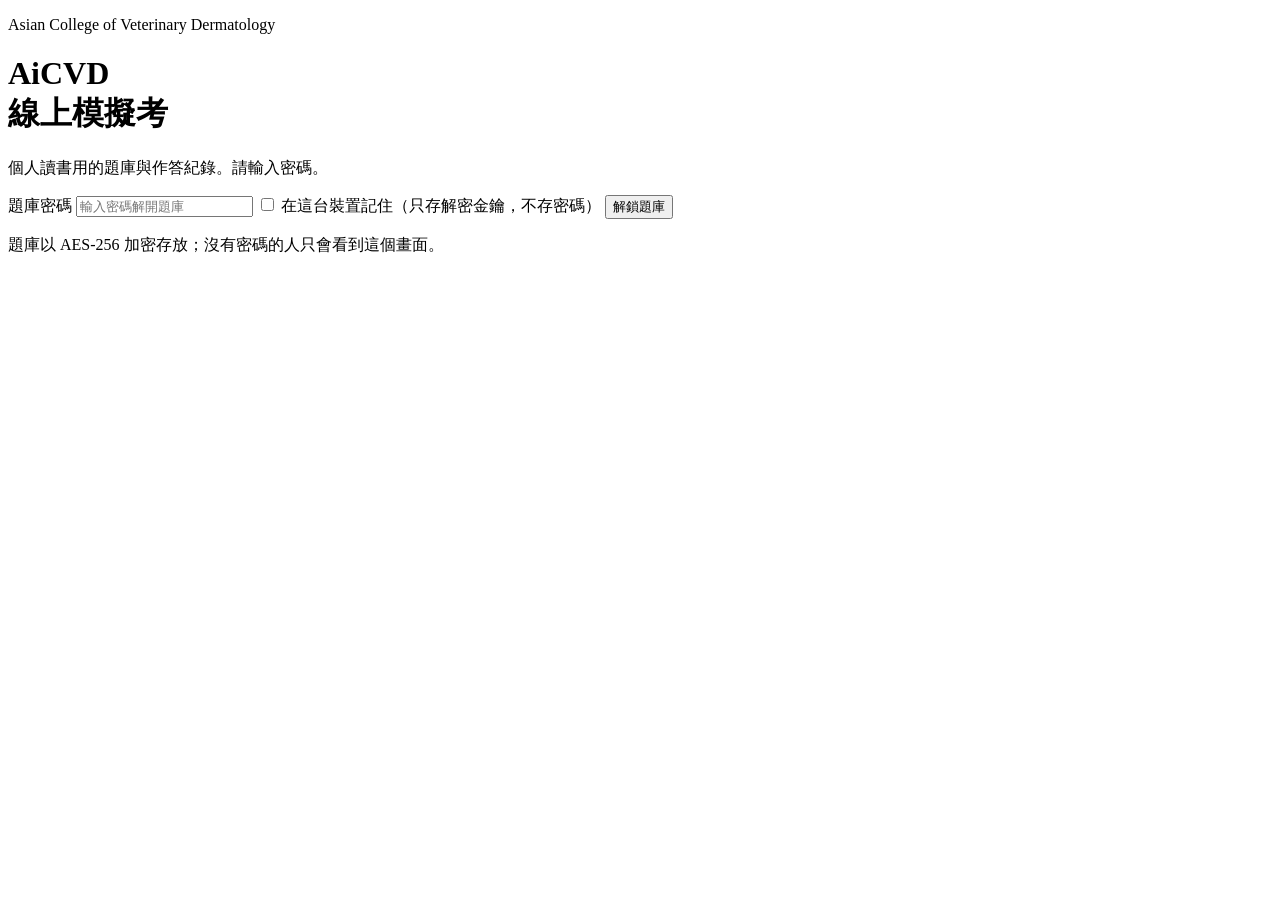
<file: exam-app/template.html>
<!DOCTYPE html>
<html lang="zh-Hant">
<head>
<meta charset="UTF-8">
<meta name="viewport" content="width=device-width, initial-scale=1.0, viewport-fit=cover">
<meta name="robots" content="noindex, nofollow, noarchive">
<meta name="referrer" content="no-referrer">
<title>AiCVD 模擬考</title>
<link rel="preconnect" href="https://fonts.googleapis.com">
<link rel="preconnect" href="https://fonts.gstatic.com" crossorigin>
<link rel="stylesheet" href="https://fonts.googleapis.com/css2?family=IBM+Plex+Mono:wght@400;500&family=IBM+Plex+Sans:ital,wght@0,400;0,500;0,600;1,400&family=Noto+Sans+TC:wght@400;500;700&family=Noto+Serif+TC:wght@600;700&display=swap">
<style>
/*__CSS__*/
</style>
</head>
<body>
<div id="gate" class="gate">
  <form id="gate-form" class="gate-card" autocomplete="off">
    <p class="eyebrow">Asian College of Veterinary Dermatology</p>
    <h1 class="gate-title">AiCVD<br>線上模擬考</h1>
    <p class="gate-lead">個人讀書用的題庫與作答紀錄。請輸入密碼。</p>
    <label for="gate-pass" class="field-label">題庫密碼</label>
    <input id="gate-pass" type="password" class="input" required autocomplete="current-password" placeholder="輸入密碼解開題庫">
    <label class="check"><input id="gate-remember" type="checkbox"> 在這台裝置記住（只存解密金鑰，不存密碼）</label>
    <button id="gate-btn" class="btn btn-primary" type="submit">解鎖題庫</button>
    <p id="gate-msg" class="gate-msg" role="status"></p>
    <p class="gate-foot">題庫以 AES-256 加密存放；沒有密碼的人只會看到這個畫面。</p>
  </form>
</div>
<div id="app" hidden></div>
<div id="tip" class="tip" role="tooltip" hidden></div>
<div id="toast" class="toast" role="status" hidden></div>
<script id="bank-data" type="application/json">"__BANK__"</script>
<script>
/*__PARSER__*/
</script>
<script>
/*__APP__*/
</script>
</body>
</html>
</file>
